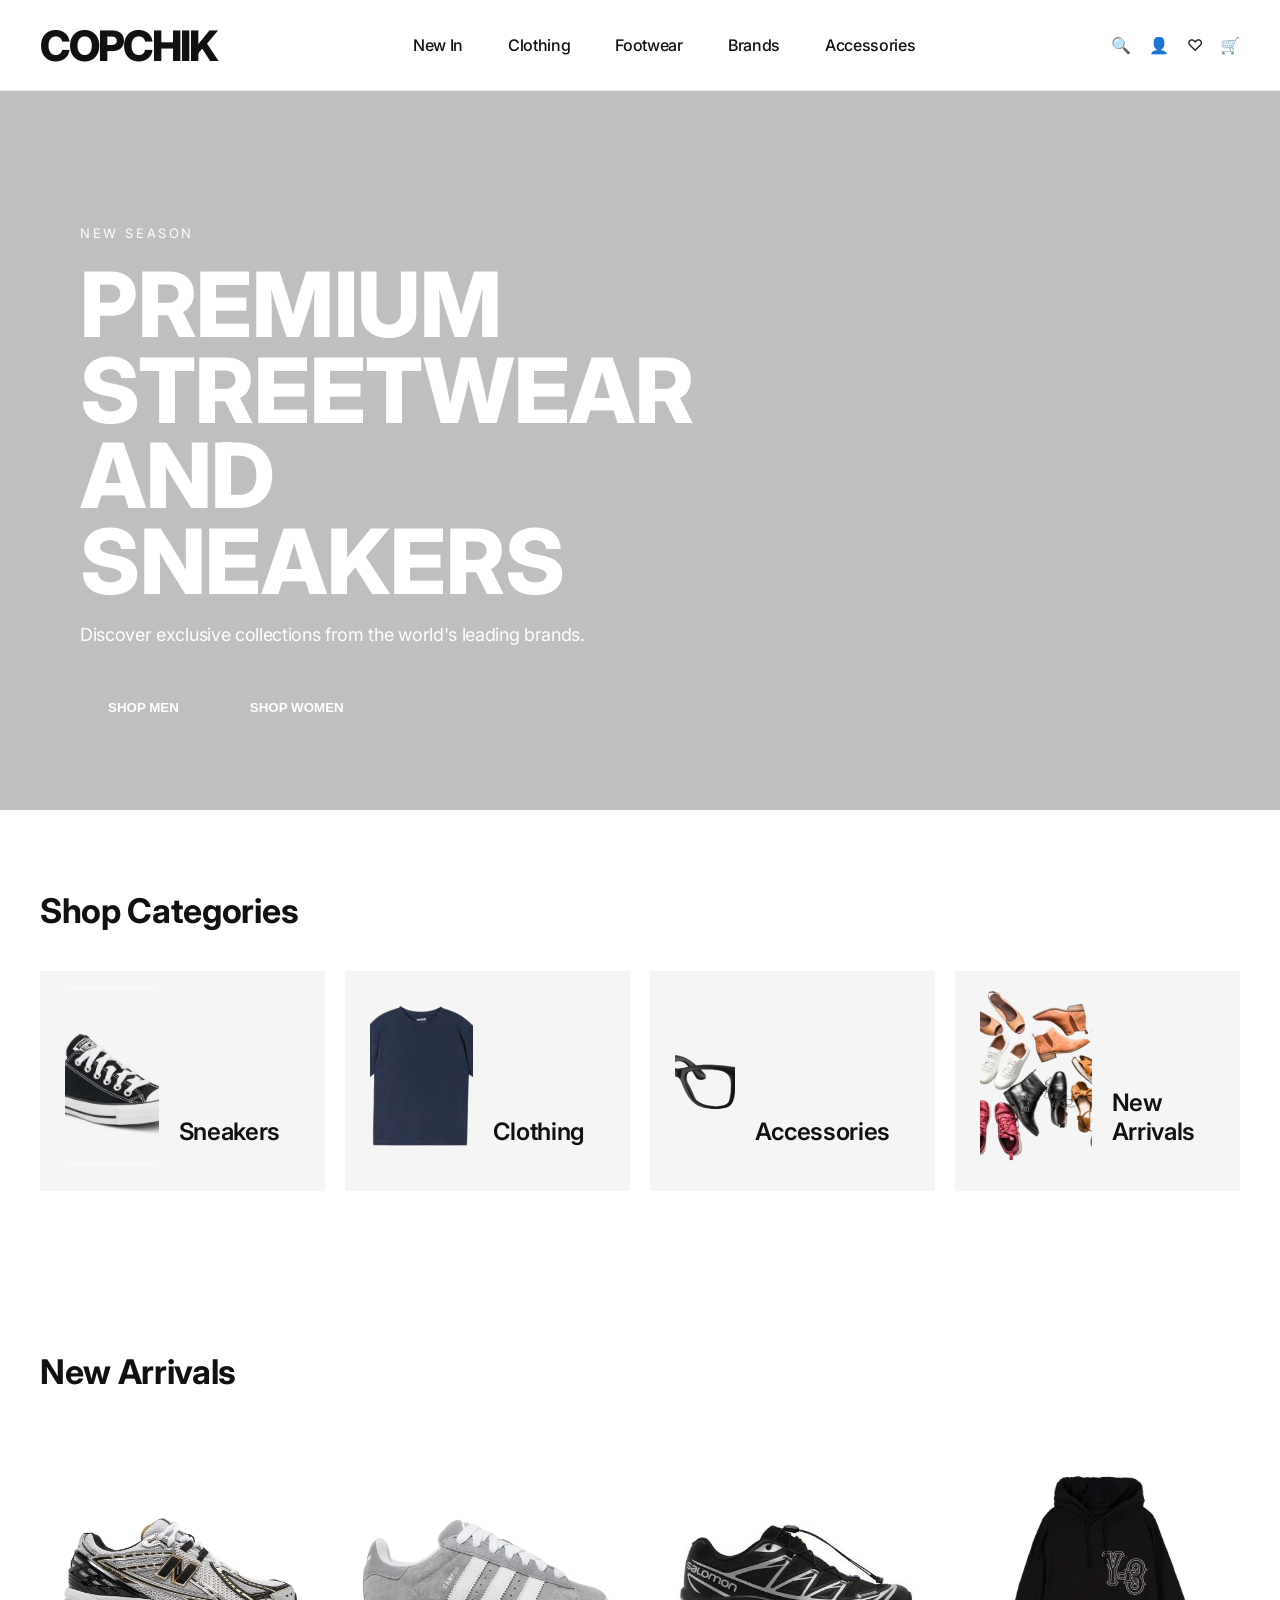
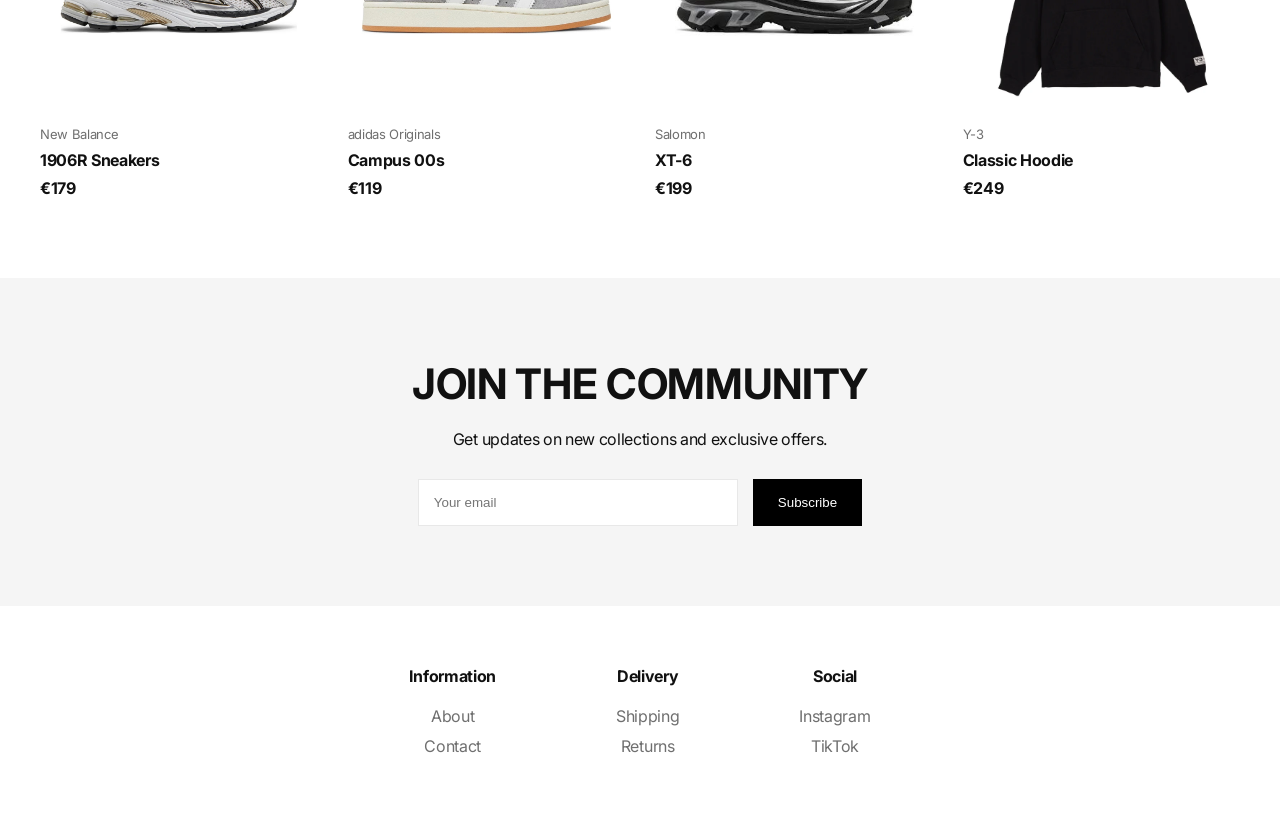
<file: index.html>
<!DOCTYPE html>
<html lang="en">
<head>
    <meta charset="UTF-8">
    <meta name="viewport" content="width=device-width, initial-scale=1.0">
    <title>COPCHIK</title>

    <link rel="stylesheet" href="style.css">

    <link rel="preconnect" href="https://fonts.googleapis.com">
    <link rel="preconnect" href="https://fonts.gstatic.com" crossorigin>
    <link href="https://fonts.googleapis.com/css2?family=Inter:wght@300;400;500;600;700;800&display=swap" rel="stylesheet">
</head>
<body>

<header class="header">
    <div class="container">
        <a href="index.html" class="logo">COPCHIK</a>

        <nav class="nav">
            <a href="/header/new-in.html">New In</a>
            <a href="/header/clothing.html">Clothing</a>
            <a href="/header/footwear.html">Footwear</a>
            <a href="/header/brands.html">Brands</a>
            <a href="/header/accessories.html">Accessories</a>
        </nav>

        <div class="icons">
            <div class="icons">
 <div class="search-container">
    <span class="search-icon">🔍</span>

    <div class="search-popup">
        <input type="text" placeholder="Search...">
    </div>
</div>
            <a href="/header/profile.html">👤</a>
            <a href="/header/wishlist.html">♡</a>
            <a href="/header/cart.html">🛒</a>
        </div>
    </div>
</header>

<section class="hero">
    <div class="hero-content">
        <span class="subtitle">NEW SEASON</span>

        <h1>PREMIUM STREETWEAR<br>AND SNEAKERS</h1>

        <p>
            Discover exclusive collections from the world's leading brands.
        </p>

        <div class="hero-buttons">
            <a href="/man.html"><button class="secondary">SHOP MEN</button></a>
            <a href="/women.html"><button class="secondary">SHOP WOMEN</button></a>
        </div>
    </div>
</section>

<section class="categories section">
    <div class="section-header">
        <h2>Shop Categories</h2>
    </div>

    <div class="category-grid">

        <div class="category-card">
            <a href="/header/footwear.html"><img src="/images/shoes.webp" alt="Sneakers"></a>
            <h3>Sneakers</h3>
        </div>

        <div class="category-card">
            <a href="/header/clothing.html"><img src="/images/clothing.png" alt="Clothing"></a>
            <h3>Clothing</h3>
        </div>

        <div class="category-card">
            <a href="/header/accessories.html"><img src="/images/rayban.png" alt="Accessories"></a>
            <h3>Accessories</h3>
        </div>

        <div class="category-card">
            <a href="/header/new-in.html"><img src="/images/new-arrivels.png" alt="New Arrivals"></a>
            <h3>New Arrivals</h3>
        </div>

    </div>
</section>

<section class="products section">
    <div class="section-header">
        <h2>New Arrivals</h2>
    </div>

    <div class="product-grid">

        <div class="product-card">
            <img src="/images/1906r.jpg" alt="Sneakers">

            <div class="product-info">
                <p class="brand">New Balance</p>
                <h3>1906R Sneakers</h3>
                <span class="price">€179</span>
            </div>
        </div>

        <div class="product-card">
            <img src="/images/campus.jpg" alt="Sneakers">

            <div class="product-info">
                <p class="brand">adidas Originals</p>
                <h3>Campus 00s</h3>
                <span class="price">€119</span>
            </div>
        </div>

        <div class="product-card">
            <img src="/images/solomon.jpeg" alt="Sneakers">

            <div class="product-info">
                <p class="brand">Salomon</p>
                <h3>XT-6</h3>
                <span class="price">€199</span>
            </div>
        </div>

        <div class="product-card">
            <img src="/images/y-3.webp" alt="Sneakers">

            <div class="product-info">
                <p class="brand">Y-3</p>
                <h3>Classic Hoodie</h3>
                <span class="price">€249</span>
            </div>
        </div>

    </div>
</section>

<section class="newsletter">
    <div class="newsletter-content">
        <h2>JOIN THE COMMUNITY</h2>

        <p>Get updates on new collections and exclusive offers.</p>

        <form>
            <input type="email" placeholder="Your email">
            <button type="submit">Subscribe</button>
        </form>
    </div>
</section>

<footer class="footer">
    <div class="footer-grid">

        <div>
            <h4>Information</h4>
            <a href="/footer/about.html">About</a>
            <a href="/footer/contact.html">Contact</a>
        </div>

        <div>
            <h4>Delivery</h4>
            <a href="/footer/shipping.html">Shipping</a>
            <a href="/footer/returns.html">Returns</a>
        </div>

        <div>
            <h4>Social</h4>
            <a href="https://www.instagram.com/ammmaax/">Instagram</a>
            <a href="https://www.tiktok.com/@ammmax1">TikTok</a>
        </div>

    </div>
</footer>

</body>
</html>
</file>
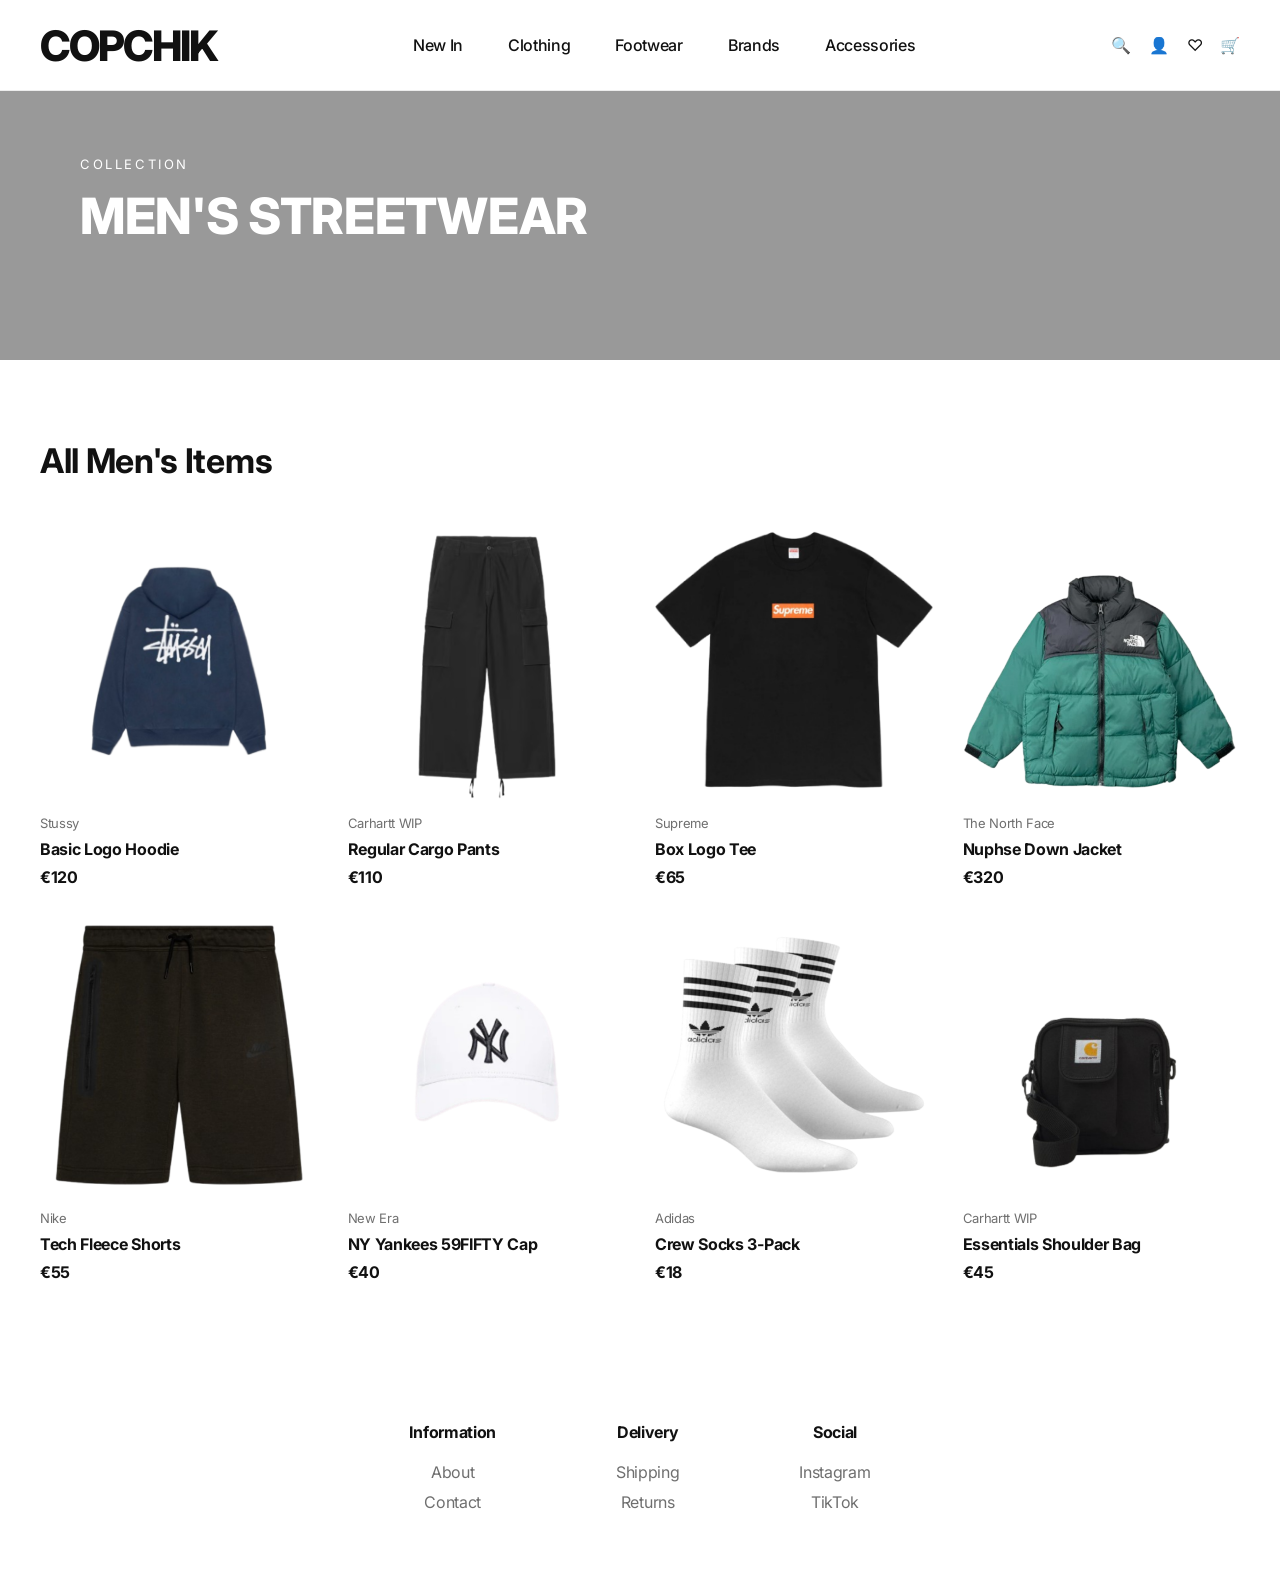
<file: man.html>
<!DOCTYPE html>
<html lang="en">
<head>
    <meta charset="UTF-8">
    <meta name="viewport" content="width=device-width, initial-scale=1.0">
    <title>COPCHIK</title>

    <link rel="stylesheet" href="style.css">

    <link rel="preconnect" href="https://fonts.googleapis.com">
    <link rel="preconnect" href="https://fonts.gstatic.com" crossorigin>
    <link href="https://fonts.googleapis.com/css2?family=Inter:wght@300;400;500;600;700;800&display=swap" rel="stylesheet">
</head>
<body>

<header class="header">
    <div class="container">
        <a href="index.html" class="logo">COPCHIK</a>

        <nav class="nav">
            <a href="/header/new-in.html">New In</a>
            <a href="/header/clothing.html">Clothing</a>
            <a href="/header/footwear.html">Footwear</a>
            <a href="/header/brands.html">Brands</a>
            <a href="/header/accessories.html">Accessories</a>
        </nav>

        <div class="icons">
            <div class="icons">
 <div class="search-container">
    <span class="search-icon">🔍</span>

    <div class="search-popup">
        <input type="text" placeholder="Search...">
    </div>
</div>
            <a href="profile.html">👤</a>
            <a href="wishlist.html">♡</a>
            <a href="cart.html">🛒</a>
        </div>
    </div>
</header>
<section class="hero" style="height: 40vh; background: linear-gradient(rgba(0,0,0,0.4), rgba(0,0,0,0.4)), url('https://images.unsplash.com/photo-1488161628813-04466f872be2?auto=format&fit=crop&w=1600&q=80') center/cover;">
  <div class="hero-content" style="padding-bottom: 20px;">
    <span class="subtitle">COLLECTION</span>
    <h1 style="font-size: 50px;">MEN'S STREETWEAR</h1>
  </div>
</section>

<section class="products section">
  <div class="section-header">
    <h2>All Men's Items</h2>
  </div>

  <div class="product-grid">

    <div class="product-card">
      <img src="/images/stussy.png" alt="Hoodie">
      <div class="product-info">
        <p class="brand">Stussy</p>
        <h3>Basic Logo Hoodie</h3>
        <span class="price">€120</span>
      </div>
    </div>

    <div class="product-card">
      <img src="/images/carhartt.png" alt="Cargo">
      <div class="product-info">
        <p class="brand">Carhartt WIP</p>
        <h3>Regular Cargo Pants</h3>
        <span class="price">€110</span>
      </div>
    </div>

    <div class="product-card">
      <img src="/images/supreme.png" alt="T-Shirt">
      <div class="product-info">
        <p class="brand">Supreme</p>
        <h3>Box Logo Tee</h3>
        <span class="price">€65</span>
      </div>
    </div>

    <div class="product-card">
      <img src="/images/thenorth.png" alt="Jacket">
      <div class="product-info">
        <p class="brand">The North Face</p>
        <h3>Nuphse Down Jacket</h3>
        <span class="price">€320</span>
      </div>
    </div>

    <div class="product-card">
      <img src="/images/shorts.png" alt="Shorts">
      <div class="product-info">
        <p class="brand">Nike</p>
        <h3>Tech Fleece Shorts</h3>
        <span class="price">€55</span>
      </div>
    </div>

    <div class="product-card">
      <img src="/images/newera.png" alt="Cap">
      <div class="product-info">
        <p class="brand">New Era</p>
        <h3>NY Yankees 59FIFTY Cap</h3>
        <span class="price">€40</span>
      </div>
    </div>

    <div class="product-card">
      <img src="/images/adidasss.png" alt="Socks">
      <div class="product-info">
        <p class="brand">Adidas</p>
        <h3>Crew Socks 3-Pack</h3>
        <span class="price">€18</span>
      </div>
    </div>

    <div class="product-card">
      <img src="/images/carharttbag.png" alt="Bag">
      <div class="product-info">
        <p class="brand">Carhartt WIP</p>
        <h3>Essentials Shoulder Bag</h3>
        <span class="price">€45</span>
      </div>
    </div>

  </div>
</section>

<footer class="footer">
  <div class="footer-grid">
    <div>
      <h4>Information</h4>
      <a href="/footer/about.html">About</a>
      <a href="/footer/contact.html">Contact</a>
    </div>
    <div>
      <h4>Delivery</h4>
      <a href="/footer/shipping.html">Shipping</a>
      <a href="/footer/returns.html">Returns</a>
    </div>
    <div>
      <h4>Social</h4>
      <a href="https://www.instagram.com/ammmaax/">Instagram</a>
      <a href="https://www.tiktok.com/@ammmaax">TikTok</a>
    </div>
  </div>
</footer>

</body>
</html>
</file>
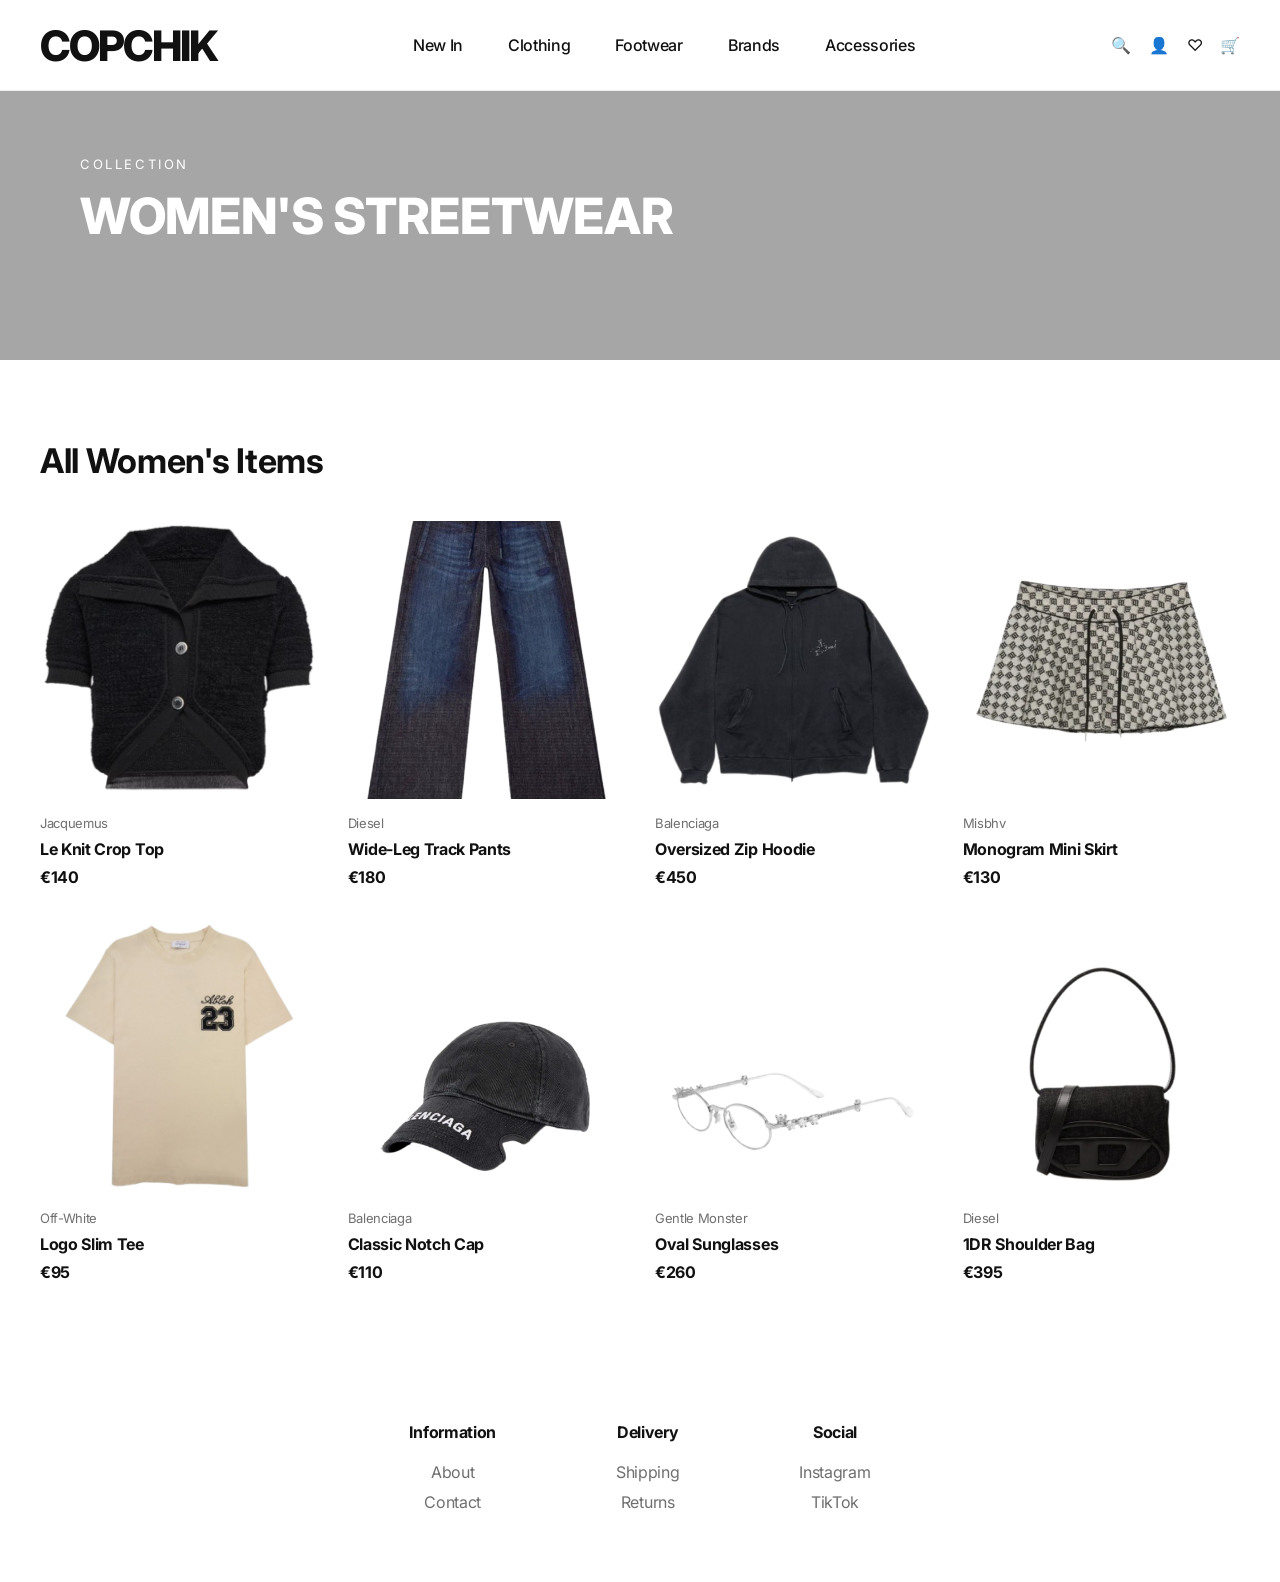
<file: women.html>
<!DOCTYPE html>
<html lang="en">
<head>
    <meta charset="UTF-8">
    <meta name="viewport" content="width=device-width, initial-scale=1.0">
    <title>COPCHIK</title>

    <link rel="stylesheet" href="style.css">

    <link rel="preconnect" href="https://fonts.googleapis.com">
    <link rel="preconnect" href="https://fonts.gstatic.com" crossorigin>
    <link href="https://fonts.googleapis.com/css2?family=Inter:wght@300;400;500;600;700;800&display=swap" rel="stylesheet">
</head>
<body>

<header class="header">
    <div class="container">
        <a href="index.html" class="logo">COPCHIK</a>

        <nav class="nav">
            <a href="/header/new-in.html">New In</a>
            <a href="/header/clothing.html">Clothing</a>
            <a href="/header/footwear.html">Footwear</a>
            <a href="/header/brands.html">Brands</a>
            <a href="/header/accessories.html">Accessories</a>
        </nav>
        
        <div class="icons">
            <div class="icons">
 <div class="search-container">
    <span class="search-icon">🔍</span>

    <div class="search-popup">
        <input type="text" placeholder="Search...">
    </div>
</div>
            <a href="profile.html">👤</a>
            <a href="wishlist.html">♡</a>
            <a href="cart.html">🛒</a>
        </div>
    </div>
</header>

<section class="hero" style="height: 40vh; background: linear-gradient(rgba(0,0,0,0.35), rgba(0,0,0,0.35)), url('https://images.unsplash.com/photo-1515886657613-9f3515b0c78f?auto=format&fit=crop&w=1600&q=80') center/cover;">
  <div class="hero-content" style="padding-bottom: 20px;">
    <span class="subtitle">COLLECTION</span>
    <h1 style="font-size: 50px;">WOMEN'S STREETWEAR</h1>
  </div>
</section>

<section class="products section">
  <div class="section-header">
    <h2>All Women's Items</h2>
  </div>

  <div class="product-grid">

    <div class="product-card">
      <img src="/images/croptop.png" alt="Crop Top">
      <div class="product-info">
        <p class="brand">Jacquemus</p>
        <h3>Le Knit Crop Top</h3>
        <span class="price">€140</span>
      </div>
    </div>

    <div class="product-card">
      <img src="/images/diesel.png" alt="Pants">
      <div class="product-info">
        <p class="brand">Diesel</p>
        <h3>Wide-Leg Track Pants</h3>
        <span class="price">€180</span>
      </div>
    </div>

    <div class="product-card">
      <img src="/images/balenciaga.png" alt="Hoodie">
      <div class="product-info">
        <p class="brand">Balenciaga</p>
        <h3>Oversized Zip Hoodie</h3>
        <span class="price">€450</span>
      </div>
    </div>

    <div class="product-card">
      <img src="/images/skirt.png" alt="Skirt">
      <div class="product-info">
        <p class="brand">Misbhv</p>
        <h3>Monogram Mini Skirt</h3>
        <span class="price">€130</span>
      </div>
    </div>

    <div class="product-card">
      <img src="/images/off-white.png" alt="T-Shirt">
      <div class="product-info">
        <p class="brand">Off-White</p>
        <h3>Logo Slim Tee</h3>
        <span class="price">€95</span>
      </div>
    </div>

    <div class="product-card">
      <img src="/images/balencigap.png" alt="Cap">
      <div class="product-info">
        <p class="brand">Balenciaga</p>
        <h3>Classic Notch Cap</h3>
        <span class="price">€110</span>
      </div>
    </div>

    <div class="product-card">
      <img src="/images/sunglasses.png" alt="Glasses">
      <div class="product-info">
        <p class="brand">Gentle Monster</p>
        <h3>Oval Sunglasses</h3>
        <span class="price">€260</span>
      </div>
    </div>

    <div class="product-card">
      <img src="/images/bagd.png" alt="Bag">
      <div class="product-info">
        <p class="brand">Diesel</p>
        <h3>1DR Shoulder Bag</h3>
        <span class="price">€395</span>
      </div>
    </div>

  </div>
</section>

<footer class="footer">
  <div class="footer-grid">
    <div>
      <h4>Information</h4>
      <a href="/footer/about.html">About</a>
      <a href="/footer/contact.html">Contact</a>
    </div>
    <div>
      <h4>Delivery</h4>
      <a href="/footer/shipping.html">Shipping</a>
      <a href="/footer/returns.html">Returns</a>
    </div>
    <div>
      <h4>Social</h4>
      <a href="https://www.instagram.com/ammmaax/">Instagram</a>
      <a href="https://www.tiktok.com/@ammmaax">TikTok</a>
    </div>
  </div>
</footer>

</body>
</html>
</file>
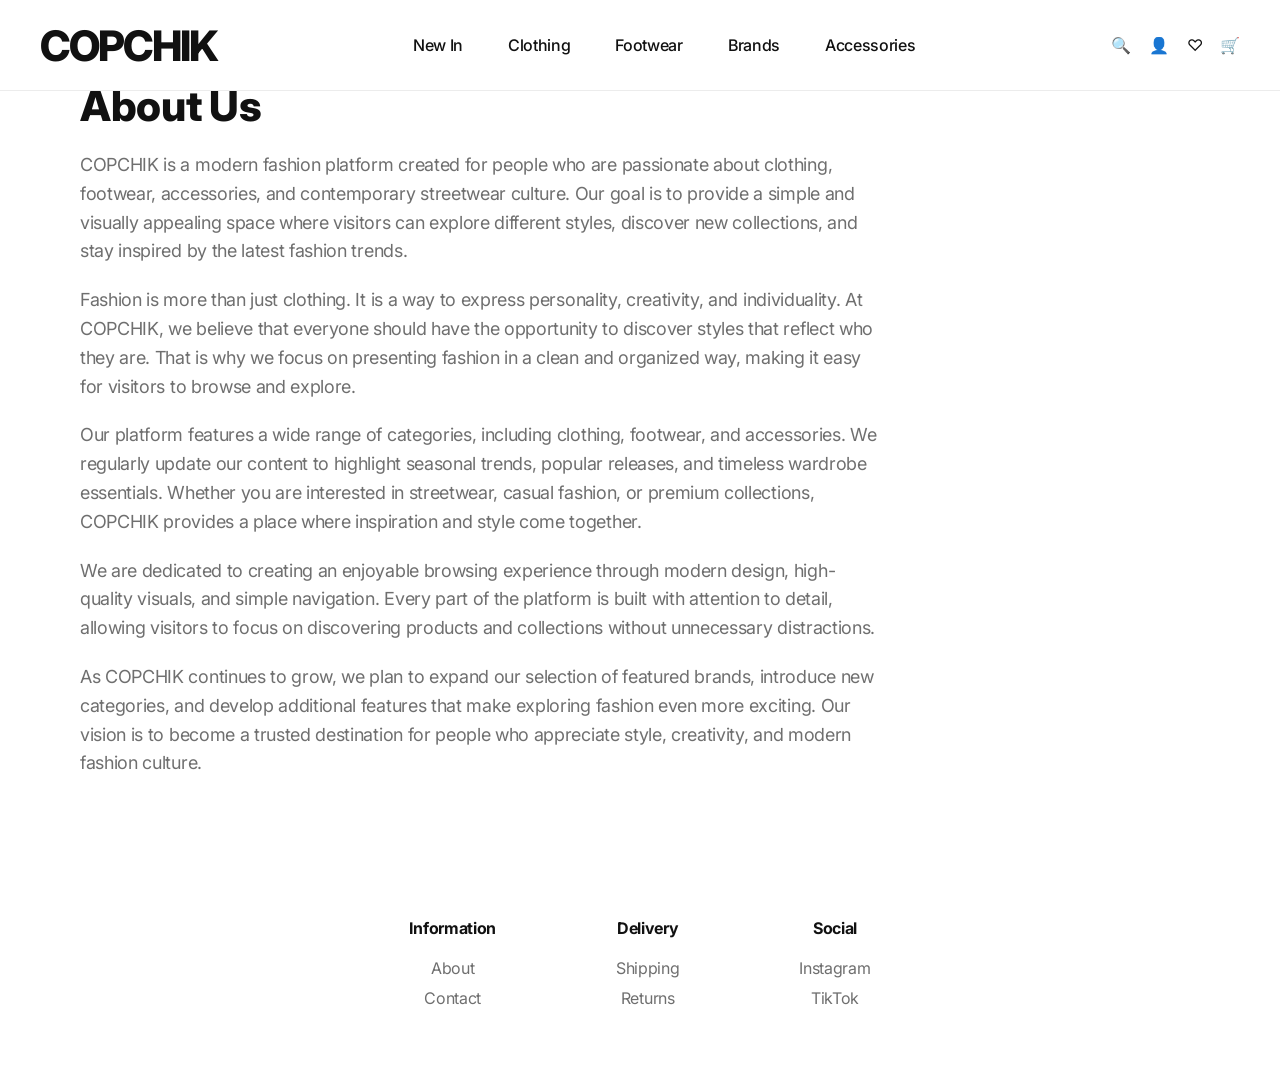
<file: footer/about.html>
<!DOCTYPE html>
<html lang="en">
<head>
    <meta charset="UTF-8">
    <meta name="viewport" content="width=device-width, initial-scale=1.0">
    <title>COPCHIK</title>

    <link rel="stylesheet" href="../style.css">

    <link rel="preconnect" href="https://fonts.googleapis.com">
    <link rel="preconnect" href="https://fonts.gstatic.com" crossorigin>
    <link href="https://fonts.googleapis.com/css2?family=Inter:wght@300;400;500;600;700;800&display=swap" rel="stylesheet">
</head>
<body>

<header class="header">
    <div class="container">
        <a href="../index.html" class="logo">COPCHIK</a>

        <nav class="nav">
            <a href="/header/new-in.html">New In</a>
            <a href="/header/clothing.html">Clothing</a>
            <a href="/header/footwear.html">Footwear</a>
            <a href="/header/brands.html">Brands</a>
            <a href="/header/accessories.html">Accessories</a>
        </nav>

        <div class="icons">
            <div class="icons">
 <div class="search-container">
    <span class="search-icon">🔍</span>

    <div class="search-popup">
        <input type="text" placeholder="Search...">
    </div>
</div>
            <a href="profile.html">👤</a>
            <a href="wishlist.html">♡</a>
            <a href="cart.html">🛒</a>
        </div>
    </div>
</header>
<section class="section">
    <div class="container">

        <h1 style="font-size: 42px; font-weight: 800; margin-bottom: 20px;">
            About Us
        </h1>

        <p style="font-size: 18px; color: #6f6f6f; line-height: 1.6; max-width: 800px;">
COPCHIK is a modern fashion platform created for people who are passionate about clothing, footwear, accessories, and contemporary streetwear culture. Our goal is to provide a simple and visually appealing space where visitors can explore different styles, discover new collections, and stay inspired by the latest fashion trends.
        </p>

        <p style="font-size: 18px; color: #6f6f6f; line-height: 1.6; max-width: 800px; margin-top: 20px;">
Fashion is more than just clothing. It is a way to express personality, creativity, and individuality. At COPCHIK, we believe that everyone should have the opportunity to discover styles that reflect who they are. That is why we focus on presenting fashion in a clean and organized way, making it easy for visitors to browse and explore.        </p>

 <p style="font-size: 18px; color: #6f6f6f; line-height: 1.6; max-width: 800px; margin-top: 20px;">
Our platform features a wide range of categories, including clothing, footwear, and accessories. We regularly update our content to highlight seasonal trends, popular releases, and timeless wardrobe essentials. Whether you are interested in streetwear, casual fashion, or premium collections, COPCHIK provides a place where inspiration and style come together. <p style="font-size: 18px; color: #6f6f6f; line-height: 1.6; max-width: 800px; margin-top: 20px;">
We are dedicated to creating an enjoyable browsing experience through modern design, high-quality visuals, and simple navigation. Every part of the platform is built with attention to detail, allowing visitors to focus on discovering products and collections without unnecessary distractions. <p style="font-size: 18px; color: #6f6f6f; line-height: 1.6; max-width: 800px; margin-top: 20px;">
As COPCHIK continues to grow, we plan to expand our selection of featured brands, introduce new categories, and develop additional features that make exploring fashion even more exciting. Our vision is to become a trusted destination for people who appreciate style, creativity, and modern fashion culture.
    </div>
</section>
<footer class="footer">
    <div class="footer-grid">

        <div>
            <h4>Information</h4>
            <a href="/footer/about.html">About</a>
            <a href="/footer/contact.html">Contact</a>
        </div>

        <div>
            <h4>Delivery</h4>
            <a href="/footer/shipping.html">Shipping</a>
            <a href="/footer/returns.html">Returns</a>
        </div>

        <div>
            <h4>Social</h4>
            <a href="https://www.instagram.com/ammmaax/">Instagram</a>
            <a href="https://www.tiktok.com/@ammmax1">TikTok</a>
        </div>

    </div>
</footer>
</body>
</html>
</file>
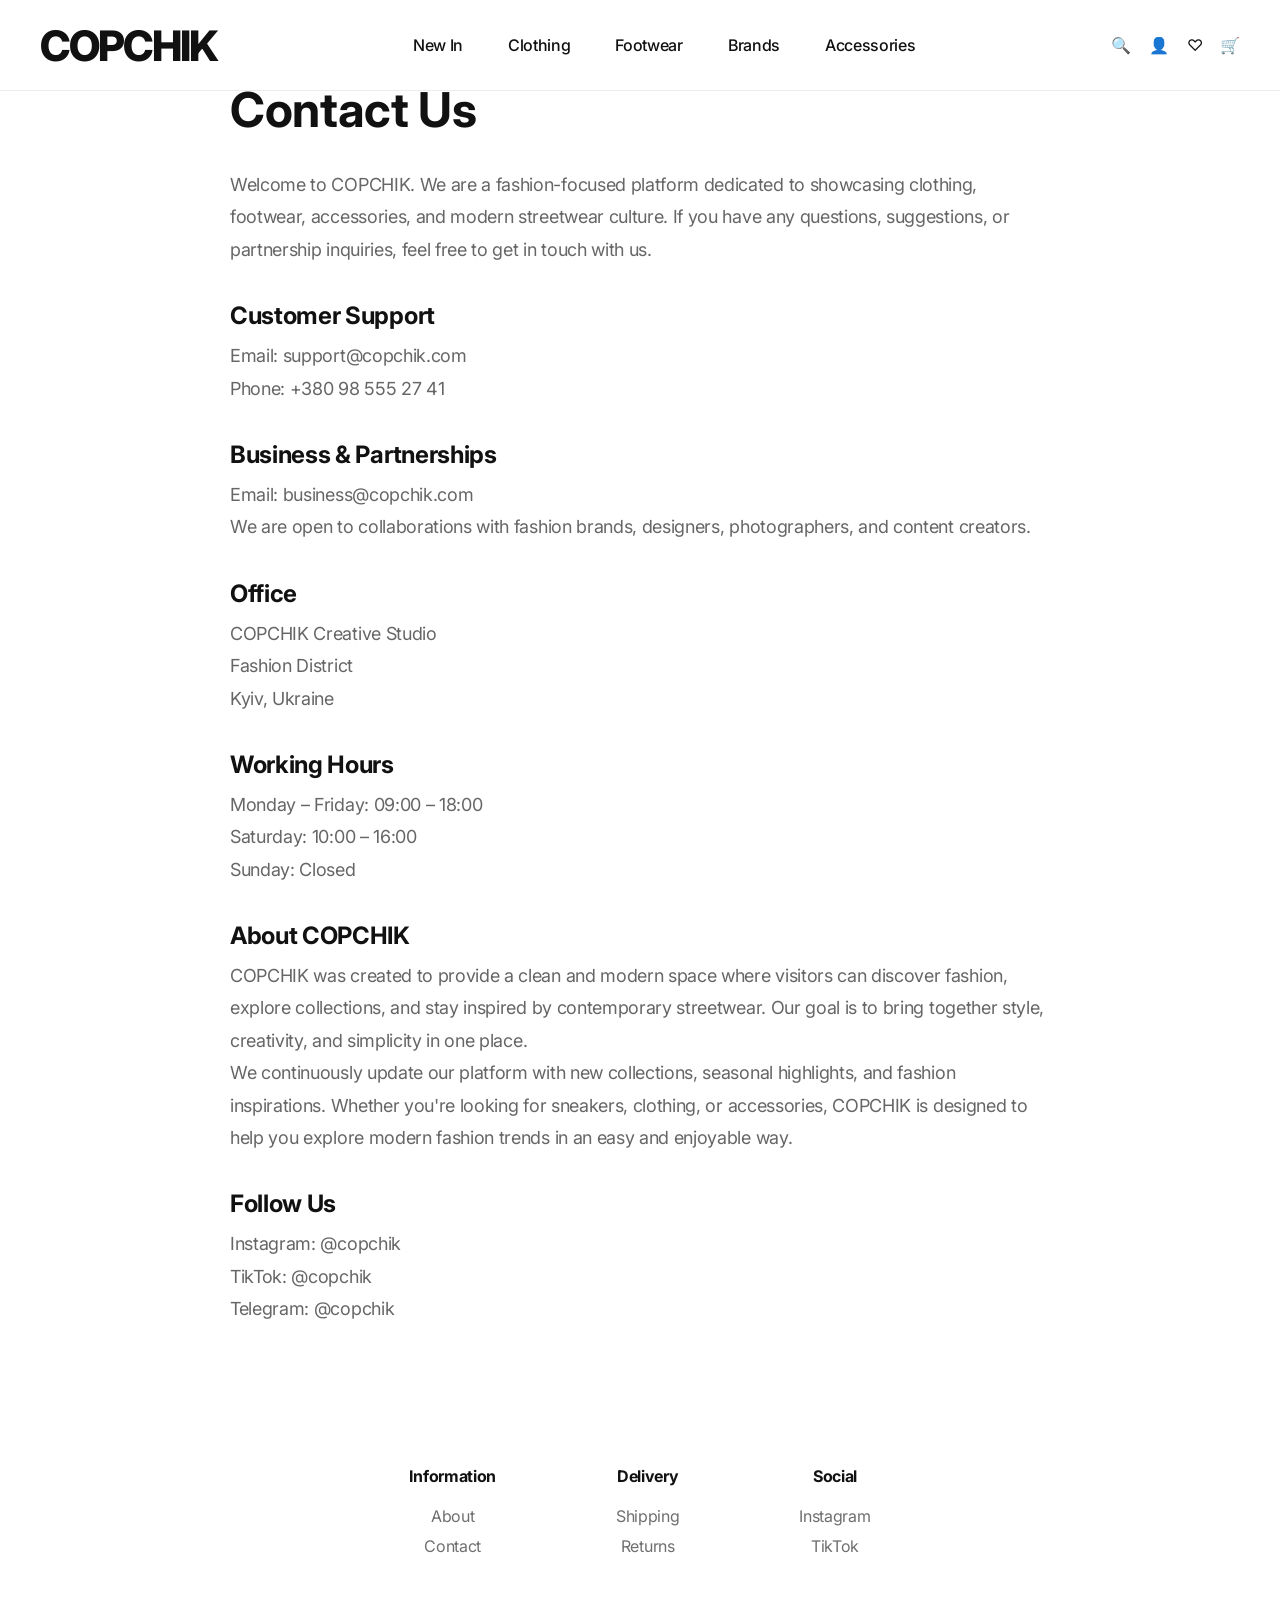
<file: footer/contact.html>
<!DOCTYPE html>
<html lang="en">
<head>
    <meta charset="UTF-8">
    <meta name="viewport" content="width=device-width, initial-scale=1.0">
    <title>COPCHIK</title>

    <link rel="stylesheet" href="../style.css">

    <link rel="preconnect" href="https://fonts.googleapis.com">
    <link rel="preconnect" href="https://fonts.gstatic.com" crossorigin>
    <link href="https://fonts.googleapis.com/css2?family=Inter:wght@300;400;500;600;700;800&display=swap" rel="stylesheet">
</head>
<body>

<header class="header">
    <div class="container">
        <a href="../index.html" class="logo">COPCHIK</a>

        <nav class="nav">
            <a href="/header/new-in.html">New In</a>
            <a href="/header/clothing.html">Clothing</a>
            <a href="/header/footwear.html">Footwear</a>
            <a href="/header/brands.html">Brands</a>
            <a href="/header/accessories.html">Accessories</a>
        </nav>

        <div class="icons">
            <div class="icons">
 <div class="search-container">
    <span class="search-icon">🔍</span>

    <div class="search-popup">
        <input type="text" placeholder="Search...">
    </div>
</div>
            <a href="profile.html">👤</a>
            <a href="wishlist.html">♡</a>
            <a href="cart.html">🛒</a>
        </div>
    </div>
</header>

<section class="section">
    <div class="container contact-content">

        <h1>Contact Us</h1>

        <p>
            Welcome to COPCHIK. We are a fashion-focused platform dedicated to showcasing clothing, footwear, accessories, and modern streetwear culture. If you have any questions, suggestions, or partnership inquiries, feel free to get in touch with us.
        </p>

        <h2>Customer Support</h2>

        <p>
            Email: support@copchik.com<br>
            Phone: +380 98 555 27 41
        </p>

        <h2>Business & Partnerships</h2>

        <p>
            Email: business@copchik.com<br>
            We are open to collaborations with fashion brands, designers, photographers, and content creators.
        </p>

        <h2>Office</h2>

        <p>
            COPCHIK Creative Studio<br>
            Fashion District<br>
            Kyiv, Ukraine
        </p>

        <h2>Working Hours</h2>

        <p>
            Monday – Friday: 09:00 – 18:00<br>
            Saturday: 10:00 – 16:00<br>
            Sunday: Closed
        </p>

        <h2>About COPCHIK</h2>

        <p>
            COPCHIK was created to provide a clean and modern space where visitors can discover fashion, explore collections, and stay inspired by contemporary streetwear. Our goal is to bring together style, creativity, and simplicity in one place.
        </p>

        <p>
            We continuously update our platform with new collections, seasonal highlights, and fashion inspirations. Whether you're looking for sneakers, clothing, or accessories, COPCHIK is designed to help you explore modern fashion trends in an easy and enjoyable way.
        </p>

        <h2>Follow Us</h2>

        <p>
            Instagram: @copchik<br>
            TikTok: @copchik<br>
            Telegram: @copchik
        </p>

    </div>
</section>
<footer class="footer">
    <div class="footer-grid">

        <div>
            <h4>Information</h4>
            <a href="/footer/about.html">About</a>
            <a href="/footer/contact.html">Contact</a>
        </div>

        <div>
            <h4>Delivery</h4>
            <a href="/footer/shipping.html">Shipping</a>
            <a href="/footer/returns.html">Returns</a>
        </div>

        <div>
            <h4>Social</h4>
            <a href="https://www.instagram.com/ammmaax/">Instagram</a>
            <a href="https://www.tiktok.com/@ammmax1">TikTok</a>
        </div>

    </div>
</footer>
</body>
</html>
</file>
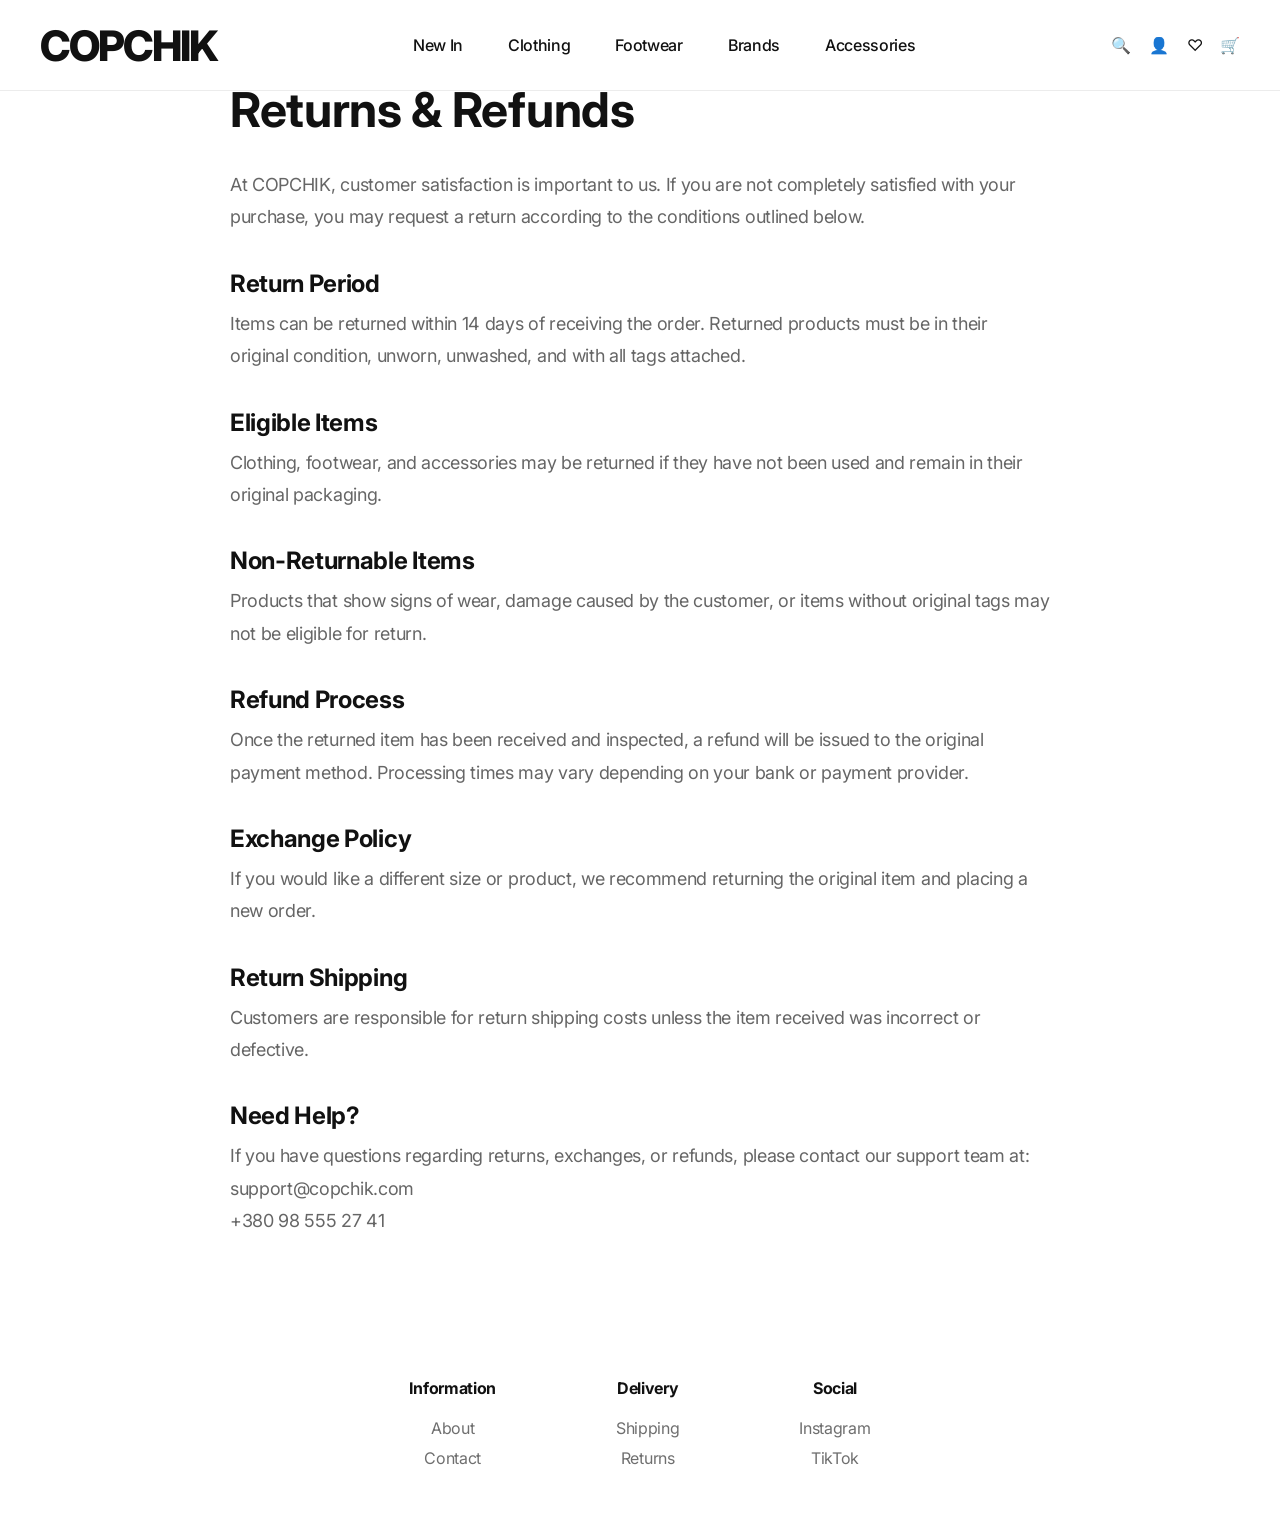
<file: footer/returns.html>
<!DOCTYPE html>
<html lang="en">
<head>
    <meta charset="UTF-8">
    <meta name="viewport" content="width=device-width, initial-scale=1.0">
    <title>COPCHIK</title>

    <link rel="stylesheet" href="../style.css">

    <link rel="preconnect" href="https://fonts.googleapis.com">
    <link rel="preconnect" href="https://fonts.gstatic.com" crossorigin>
    <link href="https://fonts.googleapis.com/css2?family=Inter:wght@300;400;500;600;700;800&display=swap" rel="stylesheet">
</head>
<body>

<header class="header">
    <div class="container">
        <a href="../index.html" class="logo">COPCHIK</a>

        <nav class="nav">
            <a href="/header/new-in.html">New In</a>
            <a href="/header/clothing.html">Clothing</a>
            <a href="/header/footwear.html">Footwear</a>
            <a href="/header/brands.html">Brands</a>
            <a href="/header/accessories.html">Accessories</a>
        </nav>

        <div class="icons">
            <div class="icons">
 <div class="search-container">
    <span class="search-icon">🔍</span>

    <div class="search-popup">
        <input type="text" placeholder="Search...">
    </div>
</div>
            <a href="profile.html">👤</a>
            <a href="wishlist.html">♡</a>
            <a href="cart.html">🛒</a>
        </div>
    </div>
</header>
<section class="section">
    <div class="container contact-content">

        <h1>Returns & Refunds</h1>

        <p>
            At COPCHIK, customer satisfaction is important to us. If you are not completely satisfied with your purchase, you may request a return according to the conditions outlined below.
        </p>

        <h2>Return Period</h2>

        <p>
            Items can be returned within 14 days of receiving the order. Returned products must be in their original condition, unworn, unwashed, and with all tags attached.
        </p>

        <h2>Eligible Items</h2>

        <p>
            Clothing, footwear, and accessories may be returned if they have not been used and remain in their original packaging.
        </p>

        <h2>Non-Returnable Items</h2>

        <p>
            Products that show signs of wear, damage caused by the customer, or items without original tags may not be eligible for return.
        </p>

        <h2>Refund Process</h2>

        <p>
            Once the returned item has been received and inspected, a refund will be issued to the original payment method. Processing times may vary depending on your bank or payment provider.
        </p>

        <h2>Exchange Policy</h2>

        <p>
            If you would like a different size or product, we recommend returning the original item and placing a new order.
        </p>

        <h2>Return Shipping</h2>

        <p>
            Customers are responsible for return shipping costs unless the item received was incorrect or defective.
        </p>

        <h2>Need Help?</h2>

        <p>
            If you have questions regarding returns, exchanges, or refunds, please contact our support team at:
        </p>

        <p>
            support@copchik.com<br>
            +380 98 555 27 41
        </p>

    </div>
</section>
<footer class="footer">
    <div class="footer-grid">

        <div>
            <h4>Information</h4>
            <a href="/footer/about.html">About</a>
            <a href="/footer/contact.html">Contact</a>
        </div>

        <div>
            <h4>Delivery</h4>
            <a href="/footer/shipping.html">Shipping</a>
            <a href="/footer/returns.html">Returns</a>
        </div>

        <div>
            <h4>Social</h4>
            <a href="https://www.instagram.com/ammmaax/">Instagram</a>
            <a href="https://www.tiktok.com/@ammmax1">TikTok</a>
        </div>

    </div>
</footer>
</body>
</html>
</file>
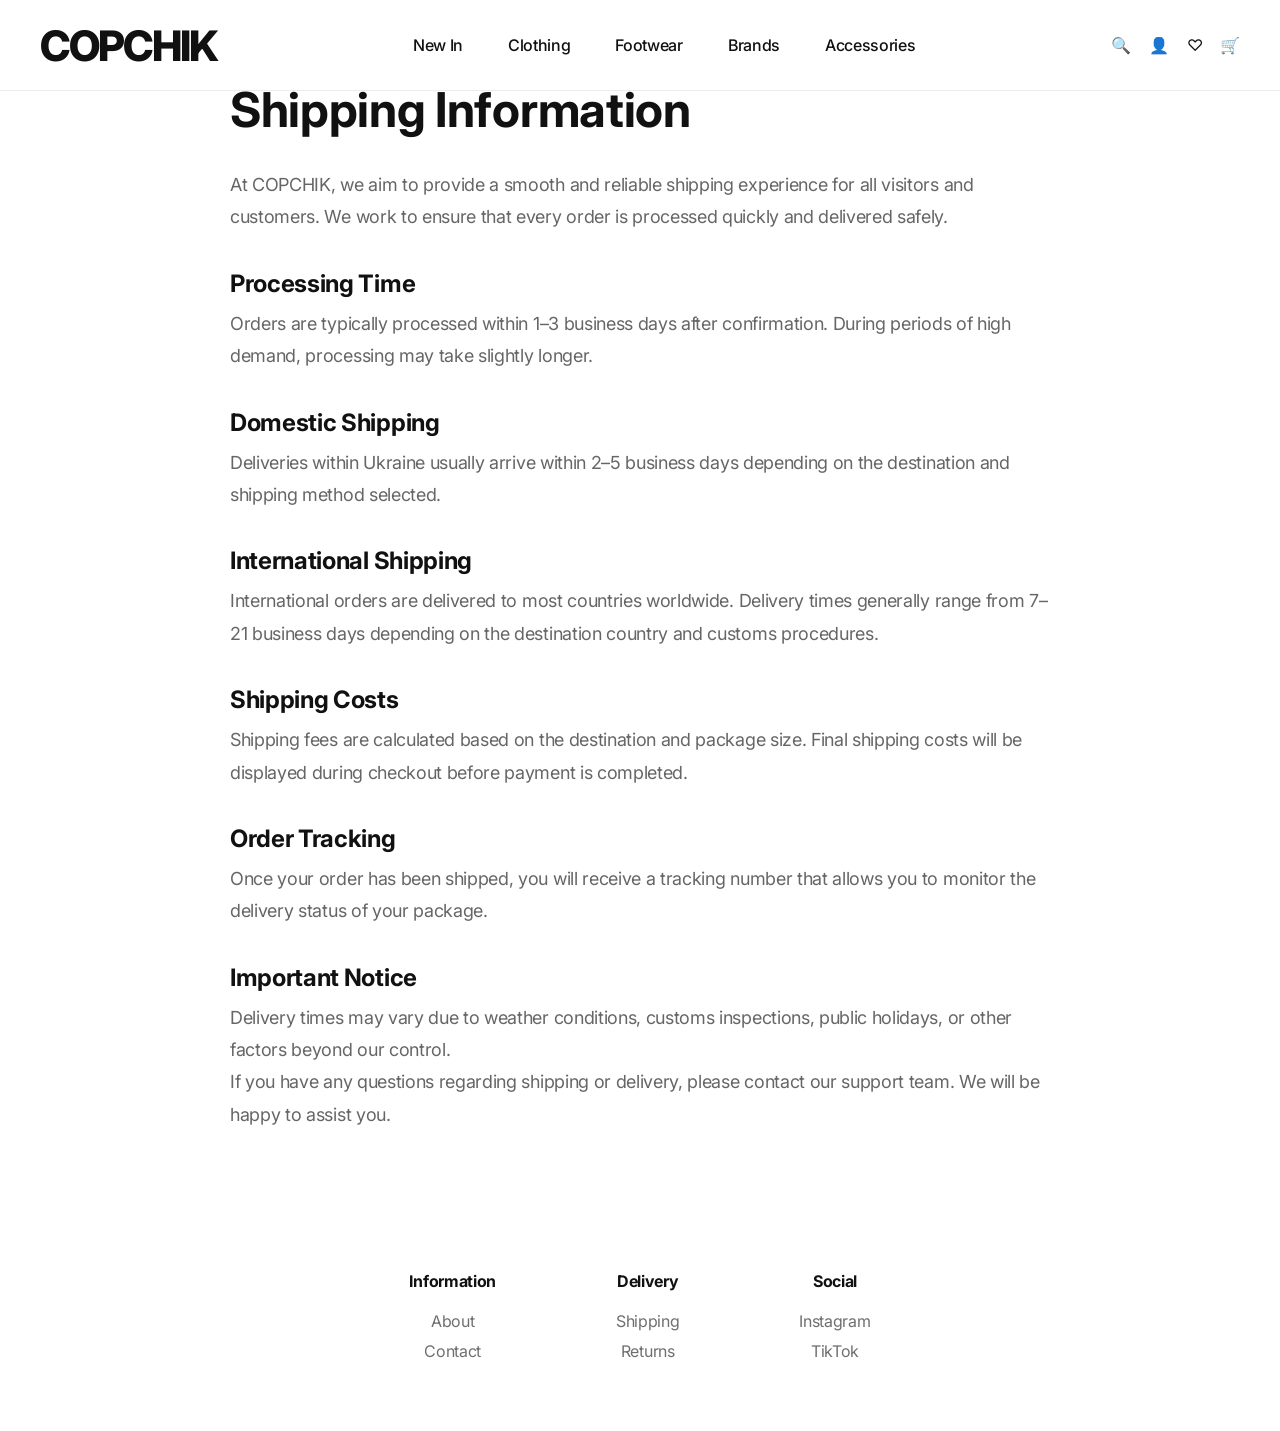
<file: footer/shipping.html>
<!DOCTYPE html>
<html lang="en">
<head>
    <meta charset="UTF-8">
    <meta name="viewport" content="width=device-width, initial-scale=1.0">
    <title>COPCHIK</title>

    <link rel="stylesheet" href="../style.css">

    <link rel="preconnect" href="https://fonts.googleapis.com">
    <link rel="preconnect" href="https://fonts.gstatic.com" crossorigin>
    <link href="https://fonts.googleapis.com/css2?family=Inter:wght@300;400;500;600;700;800&display=swap" rel="stylesheet">
</head>
<body>

<header class="header">
    <div class="container">
        <a href="../index.html" class="logo">COPCHIK</a>

        <nav class="nav">
            <a href="/header/new-in.html">New In</a>
            <a href="/header/clothing.html">Clothing</a>
            <a href="/header/footwear.html">Footwear</a>
            <a href="/header/brands.html">Brands</a>
            <a href="/header/accessories.html">Accessories</a>
        </nav>

        <div class="icons">
            <div class="icons">
 <div class="search-container">
    <span class="search-icon">🔍</span>

    <div class="search-popup">
        <input type="text" placeholder="Search...">
    </div>
</div>
            <a href="profile.html">👤</a>
            <a href="wishlist.html">♡</a>
            <a href="cart.html">🛒</a>
        </div>
    </div>
</header>
<section class="section">
    <div class="container contact-content">

        <h1>Shipping Information</h1>

        <p>
            At COPCHIK, we aim to provide a smooth and reliable shipping experience for all visitors and customers. We work to ensure that every order is processed quickly and delivered safely.
        </p>

        <h2>Processing Time</h2>

        <p>
            Orders are typically processed within 1–3 business days after confirmation. During periods of high demand, processing may take slightly longer.
        </p>

        <h2>Domestic Shipping</h2>

        <p>
            Deliveries within Ukraine usually arrive within 2–5 business days depending on the destination and shipping method selected.
        </p>

        <h2>International Shipping</h2>

        <p>
            International orders are delivered to most countries worldwide. Delivery times generally range from 7–21 business days depending on the destination country and customs procedures.
        </p>

        <h2>Shipping Costs</h2>

        <p>
            Shipping fees are calculated based on the destination and package size. Final shipping costs will be displayed during checkout before payment is completed.
        </p>

        <h2>Order Tracking</h2>

        <p>
            Once your order has been shipped, you will receive a tracking number that allows you to monitor the delivery status of your package.
        </p>

        <h2>Important Notice</h2>

        <p>
            Delivery times may vary due to weather conditions, customs inspections, public holidays, or other factors beyond our control.
        </p>

        <p>
            If you have any questions regarding shipping or delivery, please contact our support team. We will be happy to assist you.
        </p>

    </div>
</section>
<footer class="footer">
    <div class="footer-grid">

        <div>
            <h4>Information</h4>
            <a href="/footer/about.html">About</a>
            <a href="/footer/contact.html">Contact</a>
        </div>

        <div>
            <h4>Delivery</h4>
            <a href="/footer/shipping.html">Shipping</a>
            <a href="/footer/returns.html">Returns</a>
        </div>

        <div>
            <h4>Social</h4>
            <a href="https://www.instagram.com/ammmaax/">Instagram</a>
            <a href="https://www.tiktok.com/@ammmax1">TikTok</a>
        </div>          

    </div>
</footer>
</body>         
</html>
</file>
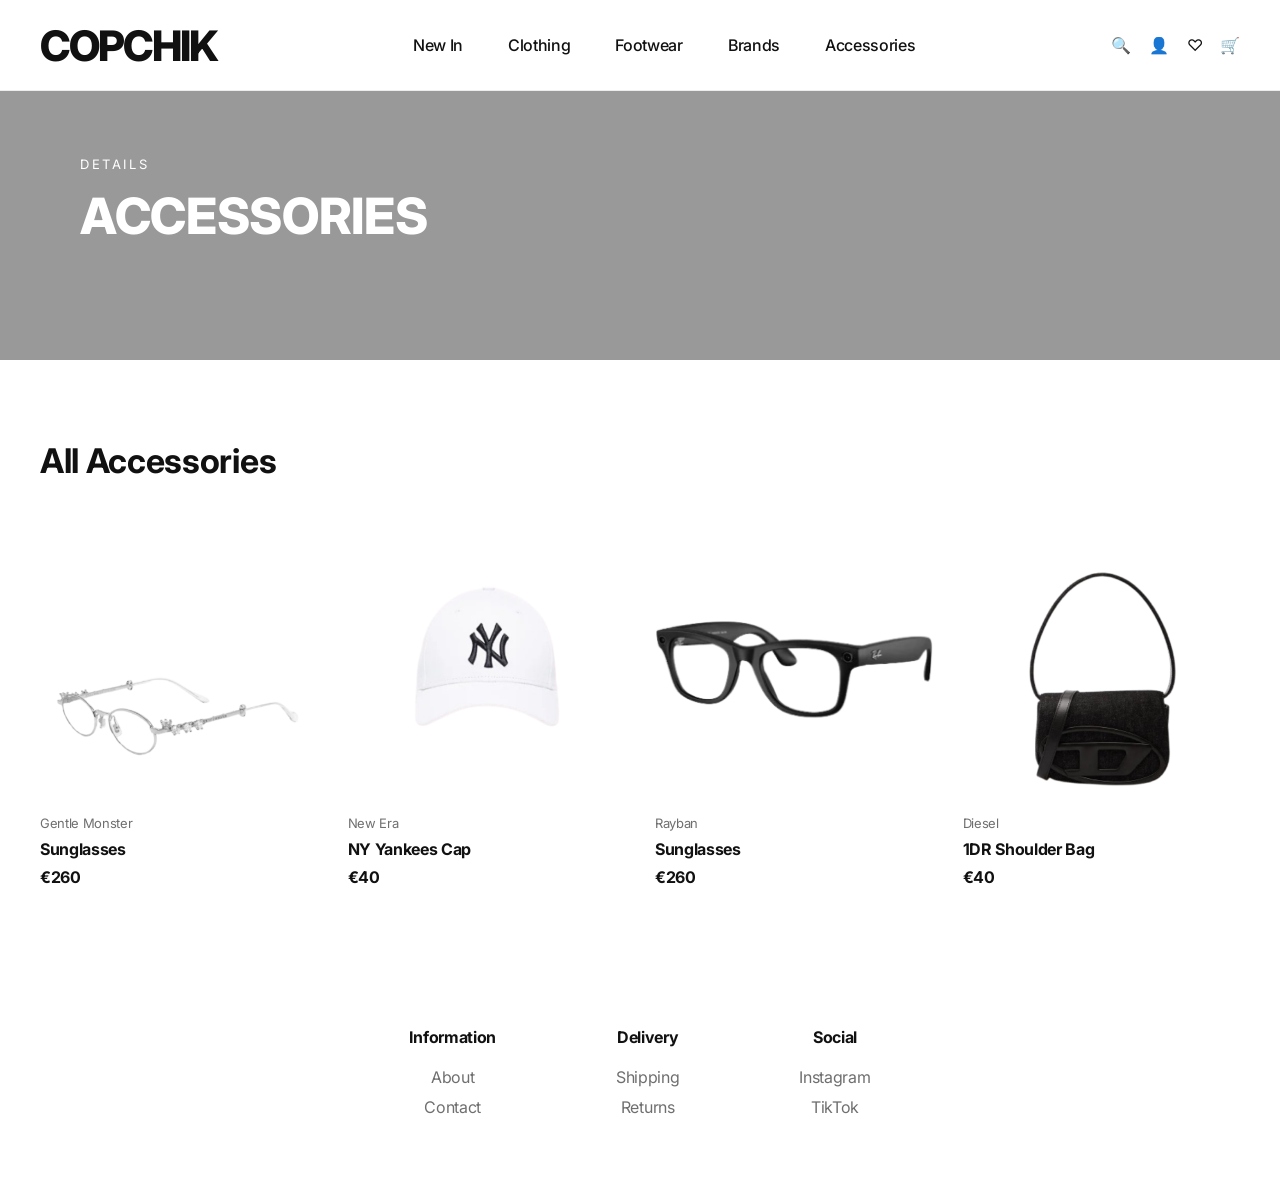
<file: header/accessories.html>
<!DOCTYPE html>
<html lang="en">
<head>
    <meta charset="UTF-8">
    <meta name="viewport" content="width=device-width, initial-scale=1.0">
    <title>COPCHIK</title>

    <link rel="stylesheet" href="../style.css">

    <link rel="preconnect" href="https://fonts.googleapis.com">
    <link rel="preconnect" href="https://fonts.gstatic.com" crossorigin>
    <link href="https://fonts.googleapis.com/css2?family=Inter:wght@300;400;500;600;700;800&display=swap" rel="stylesheet">
</head>
<body>

<header class="header">
    <div class="container">
        <a href="../index.html" class="logo">COPCHIK</a>

        <nav class="nav">
            <a href="/header/new-in.html">New In</a>
            <a href="/header/clothing.html">Clothing</a>
            <a href="/header/footwear.html">Footwear</a>
            <a href="/header/brands.html">Brands</a>
            <a href="/header/accessories.html">Accessories</a>
        </nav>

        <div class="icons">
            <div class="icons">
 <div class="search-container">
    <span class="search-icon">🔍</span>

    <div class="search-popup">
        <input type="text" placeholder="Search...">
    </div>
</div>
            <a href="profile.html">👤</a>
            <a href="wishlist.html">♡</a>
            <a href="cart.html">🛒</a>
        </div>
    </div>
</header>

<section class="hero" style="height: 40vh; background: linear-gradient(rgba(0,0,0,0.4), rgba(0,0,0,0.4)), url('https://images.unsplash.com/photo-1509319117193-57bab727e09d?auto=format&fit=crop&w=1600&q=80') center/cover;">
  <div class="hero-content" style="padding-bottom: 20px;">
    <span class="subtitle">DETAILS</span>
    <h1 style="font-size: 50px;">ACCESSORIES</h1>
  </div>
</section>

<section class="products section">
  <div class="section-header"><h2>All Accessories</h2></div>
  <div class="product-grid">
    <div class="product-card">
      <img src="/images/sunglasses.png" alt="Accessory 1">
      <div class="product-info"><p class="brand">Gentle Monster</p><h3>Sunglasses</h3><span class="price">€260</span></div>
    </div>
    <div class="product-card">
      <img src="/images/newera.png" alt="Accessory 2">
      <div class="product-info"><p class="brand">New Era</p><h3>NY Yankees Cap</h3><span class="price">€40</span></div>
    </div>
     <div class="product-card">
      <img src="/images/rayban.png" alt="Accessory 1">
      <div class="product-info"><p class="brand">Rayban</p><h3>Sunglasses</h3><span class="price">€260</span></div>
    </div>
    <div class="product-card">
      <img src="/images/bagd.png" alt="Accessory 2">
      <div class="product-info"><p class="brand">Diesel</p><h3>1DR Shoulder Bag</h3><span class="price">€40</span></div>
    </div>
  </div>
  
</section>
<footer class="footer">
    <div class="footer-grid">

        <div>
            <h4>Information</h4>
            <a href="/footer/about.html">About</a>
            <a href="/footer/contact.html">Contact</a>
        </div>

        <div>
            <h4>Delivery</h4>
            <a href="/footer/shipping.html">Shipping</a>
            <a href="/footer/returns.html">Returns</a>
        </div>

        <div>
            <h4>Social</h4>
            <a href="https://www.instagram.com/ammmaax/">Instagram</a>
            <a href="https://www.tiktok.com/@ammmax1">TikTok</a>
        </div>

    </div>
</footer>
</body>
</html>
</file>
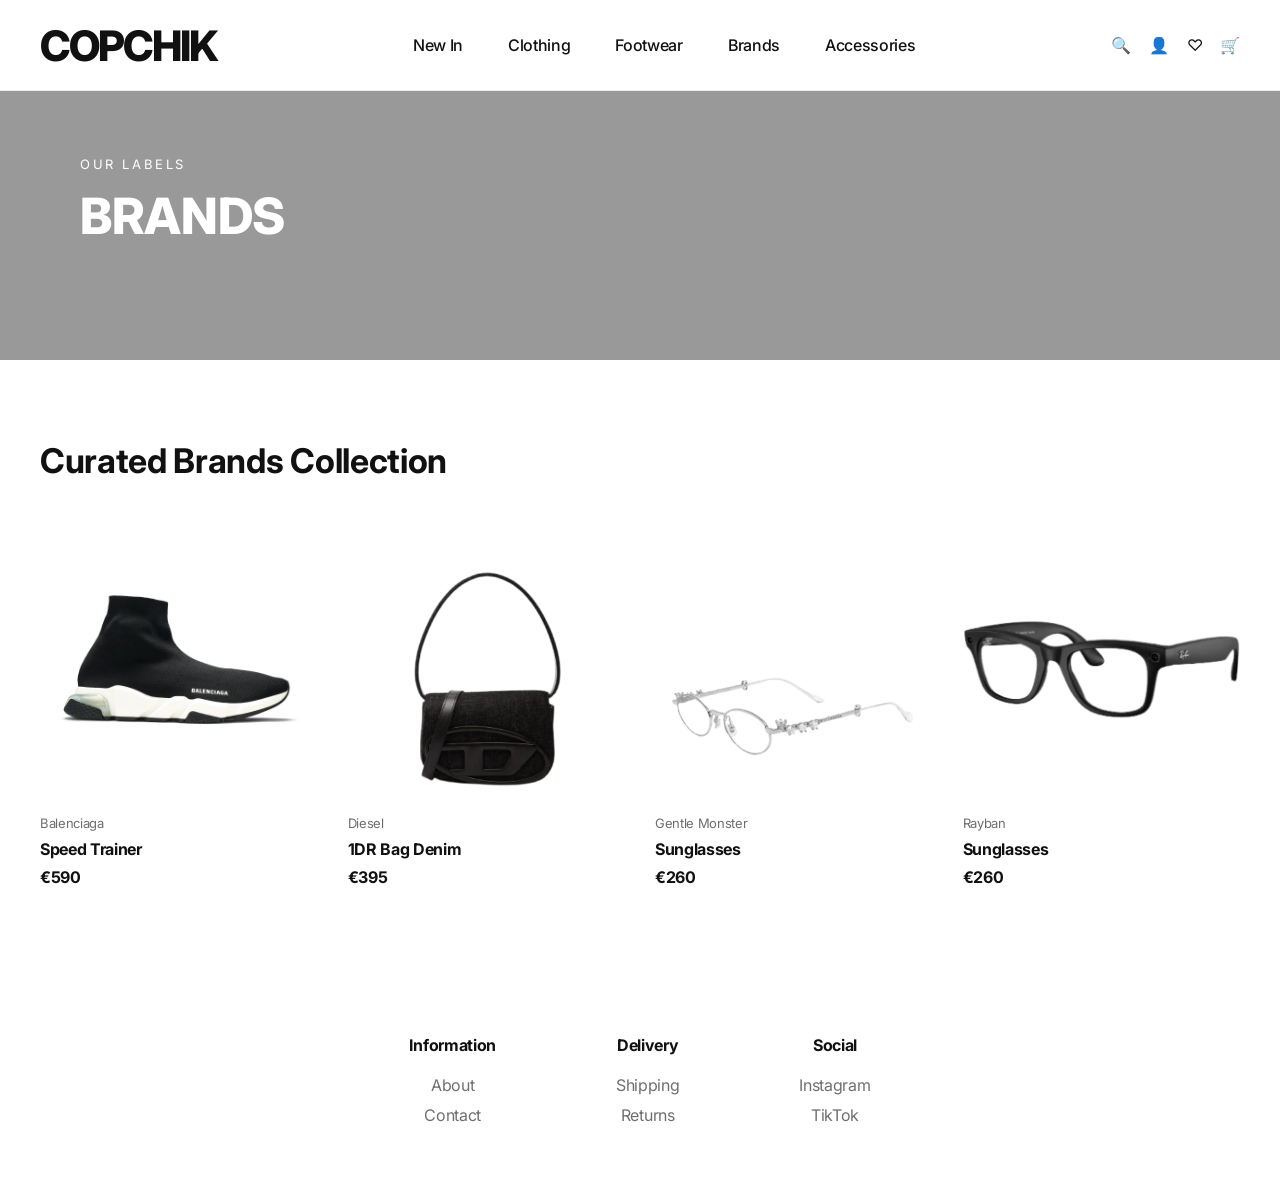
<file: header/brands.html>
<!DOCTYPE html>
<html lang="en">
<head>
    <meta charset="UTF-8">
    <meta name="viewport" content="width=device-width, initial-scale=1.0">
    <title>COPCHIK</title>

    <link rel="stylesheet" href="../style.css">

    <link rel="preconnect" href="https://fonts.googleapis.com">
    <link rel="preconnect" href="https://fonts.gstatic.com" crossorigin>
    <link href="https://fonts.googleapis.com/css2?family=Inter:wght@300;400;500;600;700;800&display=swap" rel="stylesheet">
</head>
<body>

<header class="header">
    <div class="container">
        <a href="../index.html" class="logo">COPCHIK</a>

        <nav class="nav">
            <a href="/header/new-in.html">New In</a>
            <a href="/header/clothing.html">Clothing</a>
            <a href="/header/footwear.html">Footwear</a>
            <a href="/header/brands.html">Brands</a>
            <a href="/header/accessories.html">Accessories</a>
        </nav>

        <div class="icons">
            <div class="icons">
 <div class="search-container">
    <span class="search-icon">🔍</span>

    <div class="search-popup">
        <input type="text" placeholder="Search...">
    </div>
</div>
            <a href="profile.html">👤</a>
            <a href="wishlist.html">♡</a>
            <a href="cart.html">🛒</a>
        </div>
    </div>
</header>
<section class="hero" style="height: 40vh; background: linear-gradient(rgba(0,0,0,0.4), rgba(0,0,0,0.4)), url('https://images.unsplash.com/photo-1540959733332-eab4deceeaf7?auto=format&fit=crop&w=1600&q=80') center/cover;">
  <div class="hero-content" style="padding-bottom: 20px;">
    <span class="subtitle">OUR LABELS</span>
    <h1 style="font-size: 50px;">BRANDS</h1>
  </div>
</section>

<section class="products section">
  <div class="section-header"><h2>Curated Brands Collection</h2></div>
  <div class="product-grid">
    <div class="product-card">
      <img src="/images/speed.webp" alt="Brand Item 1">
      <div class="product-info"><p class="brand">Balenciaga</p><h3>Speed Trainer</h3><span class="price">€590</span></div>
    </div>
    <div class="product-card">
      <img src="/images/bagd.png" alt="Brand Item 2">
      <div class="product-info"><p class="brand">Diesel</p><h3>1DR Bag Denim</h3><span class="price"><h3>€395</h3></span></div>
    </div>
     <div class="product-card">
      <img src="/images/sunglasses.png" alt="Accessory 1">
      <div class="product-info"><p class="brand">Gentle Monster</p><h3>Sunglasses</h3><span class="price">€260</span></div>
    </div>
    <div class="product-card">
      <img src="/images/rayban.png" alt="Accessory 2">
      <div class="product-info"><p class="brand">Rayban</p><h3>Sunglasses</h3><span class="price">€260</span></div>
    </div>
  </div>
</section>
<footer class="footer">
    <div class="footer-grid">

        <div>
            <h4>Information</h4>
            <a href="/footer/about.html">About</a>
            <a href="/footer/contact.html">Contact</a>
        </div>

        <div>
            <h4>Delivery</h4>
            <a href="/footer/shipping.html">Shipping</a>
            <a href="/footer/returns.html">Returns</a>
        </div>

        <div>
            <h4>Social</h4>
            <a href="https://www.instagram.com/ammmaax/">Instagram</a>
            <a href="https://www.tiktok.com/@ammmax1">TikTok</a>
        </div>

    </div>
</footer>
</body>
</html>
</file>
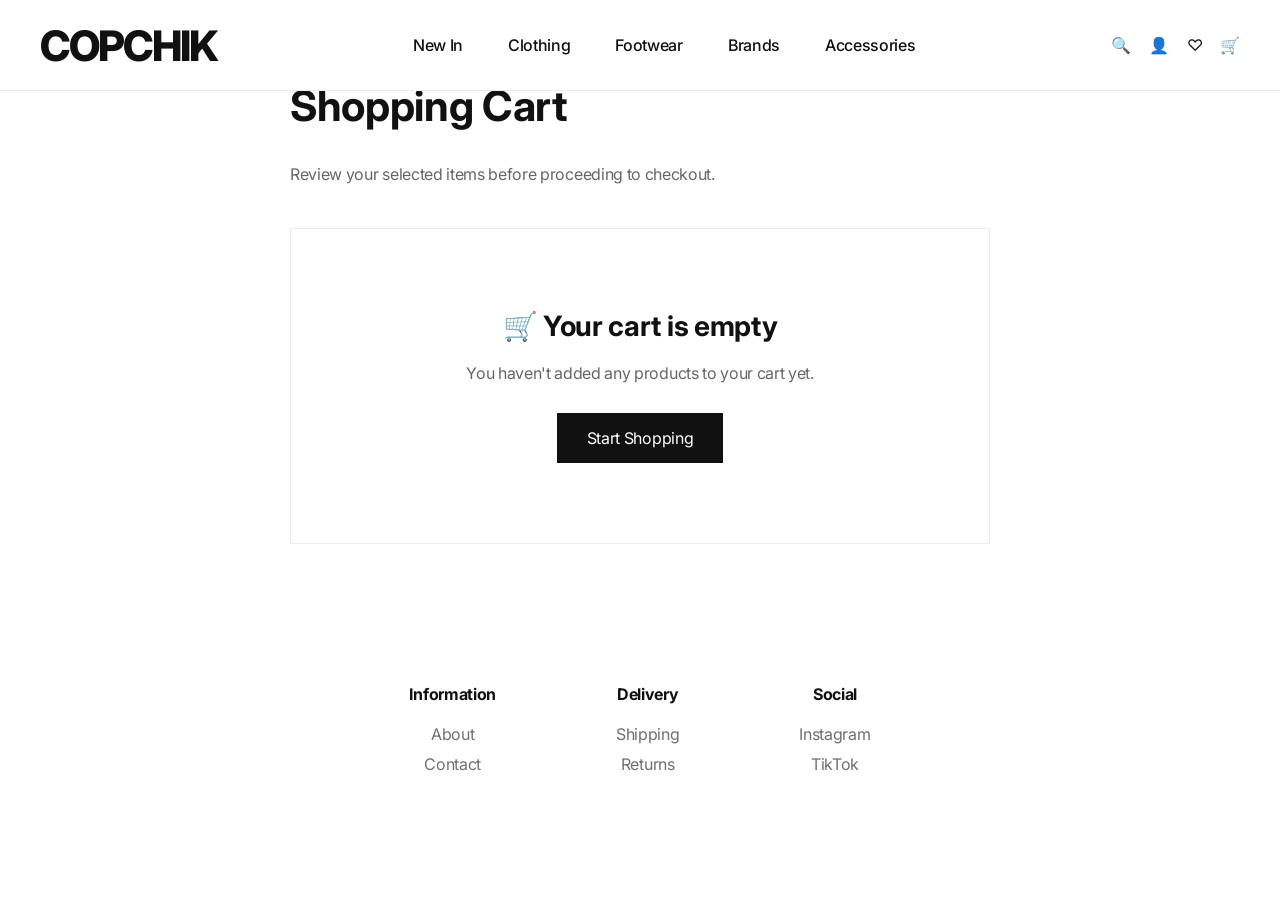
<file: header/cart.html>
<!DOCTYPE html>
<html lang="en">
<head>
    <meta charset="UTF-8">
    <meta name="viewport" content="width=device-width, initial-scale=1.0">
    <title>COPCHIK</title>

    <link rel="stylesheet" href="../style.css">

    <link rel="preconnect" href="https://fonts.googleapis.com">
    <link rel="preconnect" href="https://fonts.gstatic.com" crossorigin>
    <link href="https://fonts.googleapis.com/css2?family=Inter:wght@300;400;500;600;700;800&display=swap" rel="stylesheet">
</head>
<body>

<header class="header">
    <div class="container">
        <a href="../index.html" class="logo">COPCHIK</a>

        <nav class="nav">
            <a href="#">New In</a>
            <a href="#">Clothing</a>
            <a href="#">Footwear</a>
            <a href="#">Brands</a>
            <a href="#">Accessories</a>
        </nav>

        <div class="icons">
            <div class="icons">
 <div class="search-container">
    <span class="search-icon">🔍</span>

    <div class="search-popup">
        <input type="text" placeholder="Search...">
    </div>
</div>
            <a href="profile.html">👤</a>
            <a href="wishlist.html">♡</a>
            <a href="cart.html">🛒</a>
        </div>
    </div>
</header>
<section class="profile-section">

    <div class="profile-card">

        <h1>Shopping Cart</h1>

        <p class="page-text">
            Review your selected items before proceeding to checkout.
        </p>

        <div class="empty-state">
            <h2>🛒 Your cart is empty</h2>

            <p>
                You haven't added any products to your cart yet.
            </p>

            <a href="../index.html" class="page-btn">
                Start Shopping
            </a>
        </div>

    </div>

</section>
<footer class="footer">
    <div class="footer-grid">

        <div>
            <h4>Information</h4>
            <a href="/footer/about.html">About</a>
            <a href="/footer/contact.html">Contact</a>
        </div>

        <div>
            <h4>Delivery</h4>
            <a href="/footer/shipping.html">Shipping</a>
            <a href="/footer/returns.html">Returns</a>
        </div>

        <div>
            <h4>Social</h4>
            <a href="https://www.instagram.com/ammmaax/">Instagram</a>
            <a href="https://www.tiktok.com/@ammmax1">TikTok</a>
        </div>

    </div>
</footer>
</body>
</html>
</file>
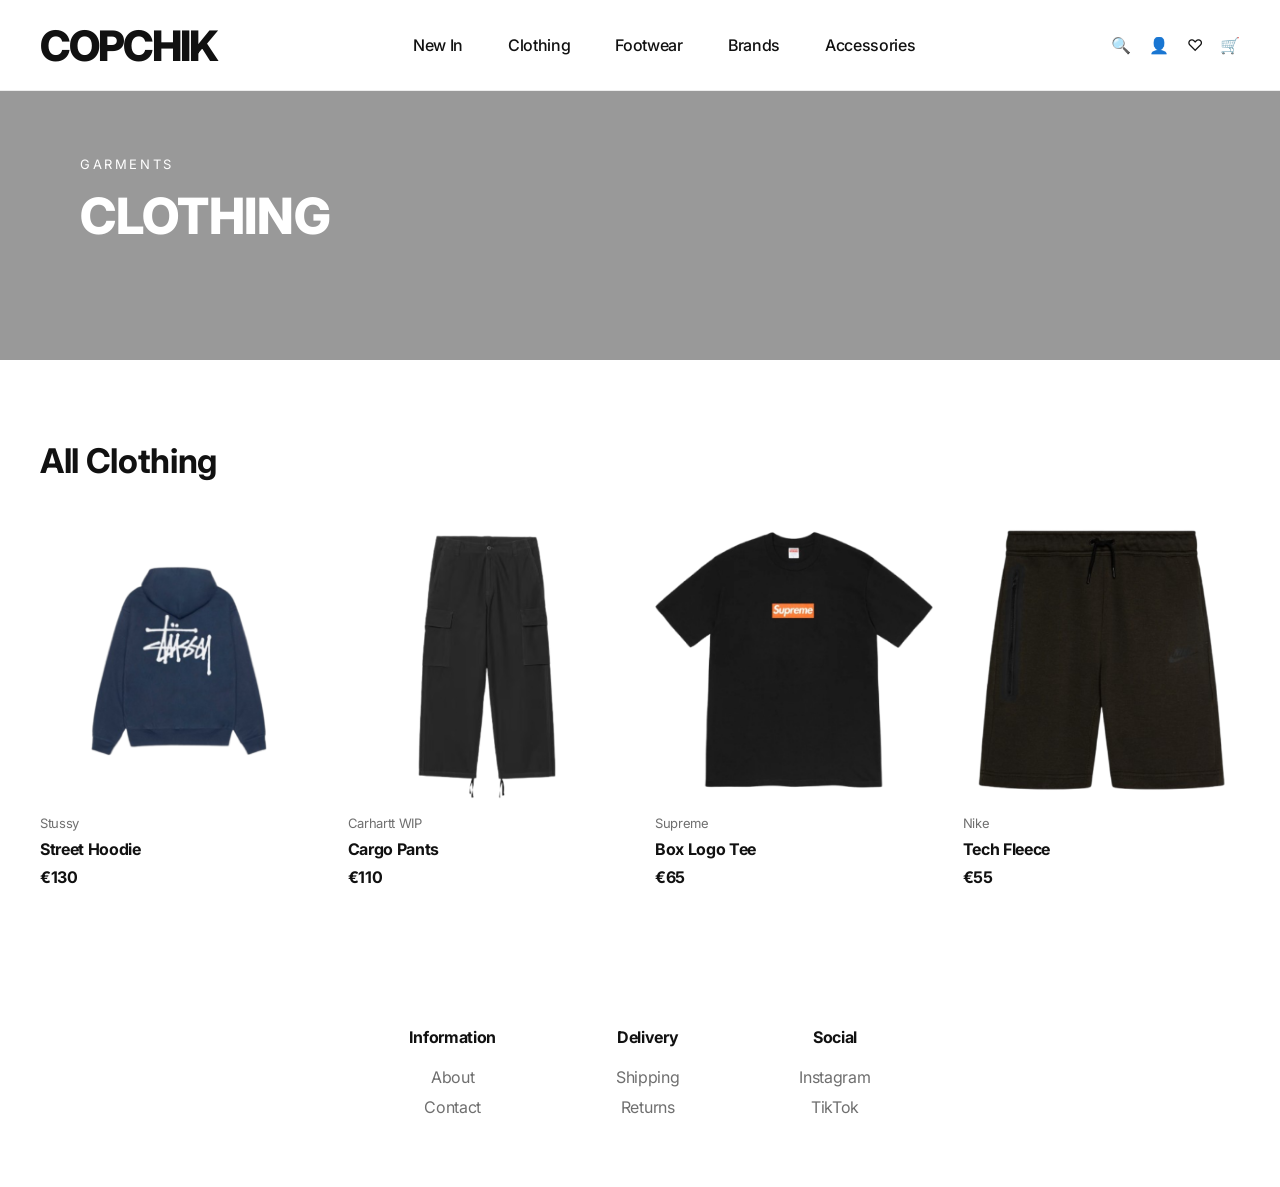
<file: header/clothing.html>
<!DOCTYPE html>
<html lang="en">
<head>
    <meta charset="UTF-8">
    <meta name="viewport" content="width=device-width, initial-scale=1.0">
    <title>COPCHIK</title>

    <link rel="stylesheet" href="../style.css">

    <link rel="preconnect" href="https://fonts.googleapis.com">
    <link rel="preconnect" href="https://fonts.gstatic.com" crossorigin>
    <link href="https://fonts.googleapis.com/css2?family=Inter:wght@300;400;500;600;700;800&display=swap" rel="stylesheet">
</head>
<body>

<header class="header">
    <div class="container">
        <a href="../index.html" class="logo">COPCHIK</a>

        <nav class="nav">
            <a href="/header/new-in.html">New In</a>
            <a href="/header/clothing.html">Clothing</a>
            <a href="/header/footwear.html">Footwear</a>
            <a href="/header/brands.html">Brands</a>
            <a href="/header/accessories.html">Accessories</a>
        </nav>

        <div class="icons">
            <div class="icons">
 <div class="search-container">
    <span class="search-icon">🔍</span>

    <div class="search-popup">
        <input type="text" placeholder="Search...">
    </div>
</div>
            <a href="profile.html">👤</a>
            <a href="wishlist.html">♡</a>
            <a href="cart.html">🛒</a>
        </div>
    </div>
</header>
<section class="hero" style="height: 40vh; background: linear-gradient(rgba(0,0,0,0.4), rgba(0,0,0,0.4)), url('https://images.unsplash.com/photo-1523381210434-271e8be1f52b?auto=format&fit=crop&w=1600&q=80') center/cover;">
  <div class="hero-content" style="padding-bottom: 20px;">
    <span class="subtitle">GARMENTS</span>
    <h1 style="font-size: 50px;">CLOTHING</h1>
  </div>
</section>

<section class="products section">
  <div class="section-header"><h2>All Clothing</h2></div>
  <div class="product-grid">
    <div class="product-card">
      <img src="/images/stussy.png" alt="Clothing 1">
      <div class="product-info"><p class="brand">Stussy</p><h3>Street Hoodie</h3><span class="price">€130</span></div>
    </div>
    <div class="product-card">
      <img src="/images/carhartt.png" alt="Clothing 2">
      <div class="product-info"><p class="brand">Carhartt WIP</p><h3>Cargo Pants</h3><span class="price">€110</span></div>
    </div>
     <div class="product-card">
      <img src="/images/supreme.png" alt="Clothing 3">
      <div class="product-info"><p class="brand">Supreme</p><h3>Box Logo Tee</h3><span class="price">€65</span></div>
    </div>
    <div class="product-card">
      <img src="/images/shorts.png" alt="Clothing 4">
      <div class="product-info"><p class="brand">Nike</p><h3>Tech Fleece</h3><span class="price">€55</span></div>
    </div>
  </div>
</section>
<footer class="footer">
    <div class="footer-grid">

        <div>
            <h4>Information</h4>
            <a href="/footer/about.html">About</a>
            <a href="/footer/contact.html">Contact</a>
        </div>

        <div>
            <h4>Delivery</h4>
            <a href="/footer/shipping.html">Shipping</a>
            <a href="/footer/returns.html">Returns</a>
        </div>

        <div>
            <h4>Social</h4>
            <a href="https://www.instagram.com/ammmaax/">Instagram</a>
            <a href="https://www.tiktok.com/@ammmax1">TikTok</a>
        </div>

    </div>
</footer>
</body>
</html>
</file>
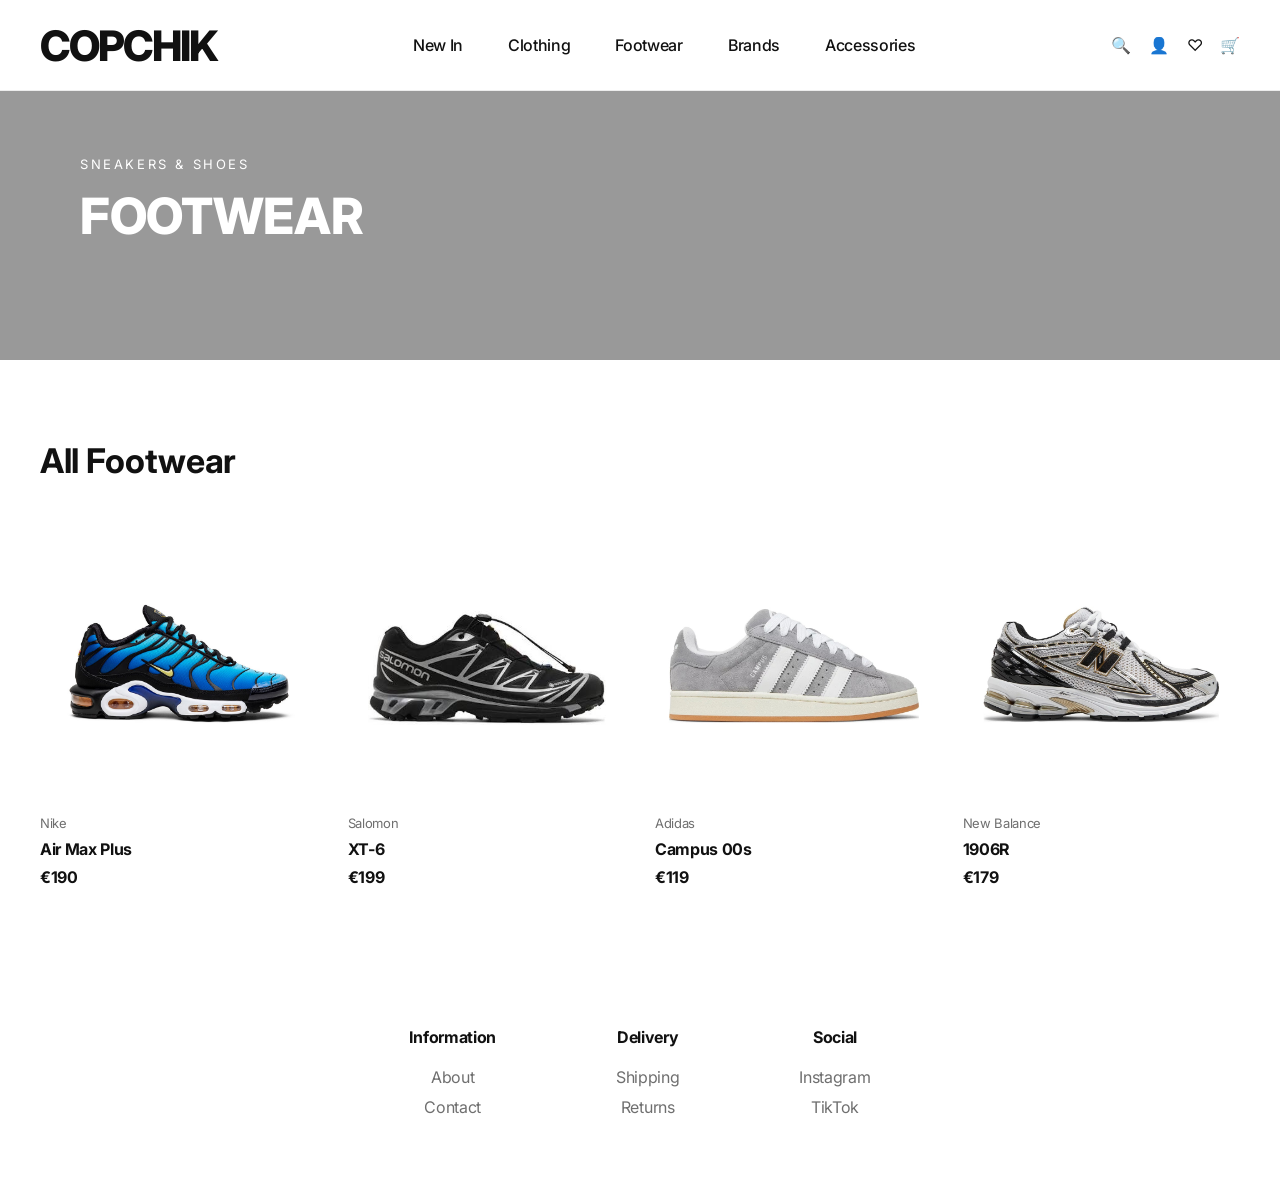
<file: header/footwear.html>
<!DOCTYPE html>
<html lang="en">
<head>
    <meta charset="UTF-8">
    <meta name="viewport" content="width=device-width, initial-scale=1.0">
    <title>COPCHIK</title>

    <link rel="stylesheet" href="../style.css">

    <link rel="preconnect" href="https://fonts.googleapis.com">
    <link rel="preconnect" href="https://fonts.gstatic.com" crossorigin>
    <link href="https://fonts.googleapis.com/css2?family=Inter:wght@300;400;500;600;700;800&display=swap" rel="stylesheet">
</head>
<body>

<header class="header">
    <div class="container">
        <a href="../index.html" class="logo">COPCHIK</a>

        <nav class="nav">
            <a href="/header/new-in.html">New In</a>
            <a href="/header/clothing.html">Clothing</a>
            <a href="/header/footwear.html">Footwear</a>
            <a href="/header/brands.html">Brands</a>
            <a href="/header/accessories.html">Accessories</a>
        </nav>

        <div class="icons">
            <div class="icons">
 <div class="search-container">
    <span class="search-icon">🔍</span>

    <div class="search-popup">
        <input type="text" placeholder="Search...">
    </div>
</div>
            <a href="profile.html">👤</a>
            <a href="wishlist.html">♡</a>
            <a href="cart.html">🛒</a>
        </div>
    </div>
</header><section class="hero" style="height: 40vh; background: linear-gradient(rgba(0,0,0,0.4), rgba(0,0,0,0.4)), url('https://images.unsplash.com/photo-1542291026-7eec264c27ff?auto=format&fit=crop&w=1600&q=80') center/cover;">
  <div class="hero-content" style="padding-bottom: 20px;">
    <span class="subtitle">SNEAKERS & SHOES</span>
    <h1 style="font-size: 50px;">FOOTWEAR</h1>
  </div>
</section>

<section class="products section">
  <div class="section-header"><h2>All Footwear</h2></div>
  <div class="product-grid">
    <div class="product-card">
      <img src="/images/airmax.jpg" alt="Footwear 1">
      <div class="product-info"><p class="brand">Nike</p><h3>Air Max Plus</h3><span class="price">€190</span></div>
    </div>
    <div class="product-card">
      <img src="/images/solomon.jpeg" alt="Footwear 2">
      <div class="product-info"><p class="brand">Salomon</p><h3>XT-6</h3><span class="price">€199</span></div>
    </div>
     <div class="product-card">
      <img src="/images/campus.jpg" alt="Footwear 3">
      <div class="product-info"><p class="brand">Adidas</p><h3>Campus 00s</h3><span class="price">€119</span></div>
    </div>
    <div class="product-card">
      <img src="/images/1906r.jpg" alt="Footwear 4">
      <div class="product-info"><p class="brand">New Balance</p><h3>1906R</h3><span class="price">€179</span></div>
    </div>
  </div>
</section>
<footer class="footer">
    <div class="footer-grid">

        <div>
            <h4>Information</h4>
            <a href="/footer/about.html">About</a>
            <a href="/footer/contact.html">Contact</a>
        </div>

        <div>
            <h4>Delivery</h4>
            <a href="/footer/shipping.html">Shipping</a>
            <a href="/footer/returns.html">Returns</a>
        </div>

        <div>
            <h4>Social</h4>
            <a href="https://www.instagram.com/ammmaax/">Instagram</a>
            <a href="https://www.tiktok.com/@ammmax1">TikTok</a>
        </div>

    </div>
</footer>
</body>
</html>
</file>
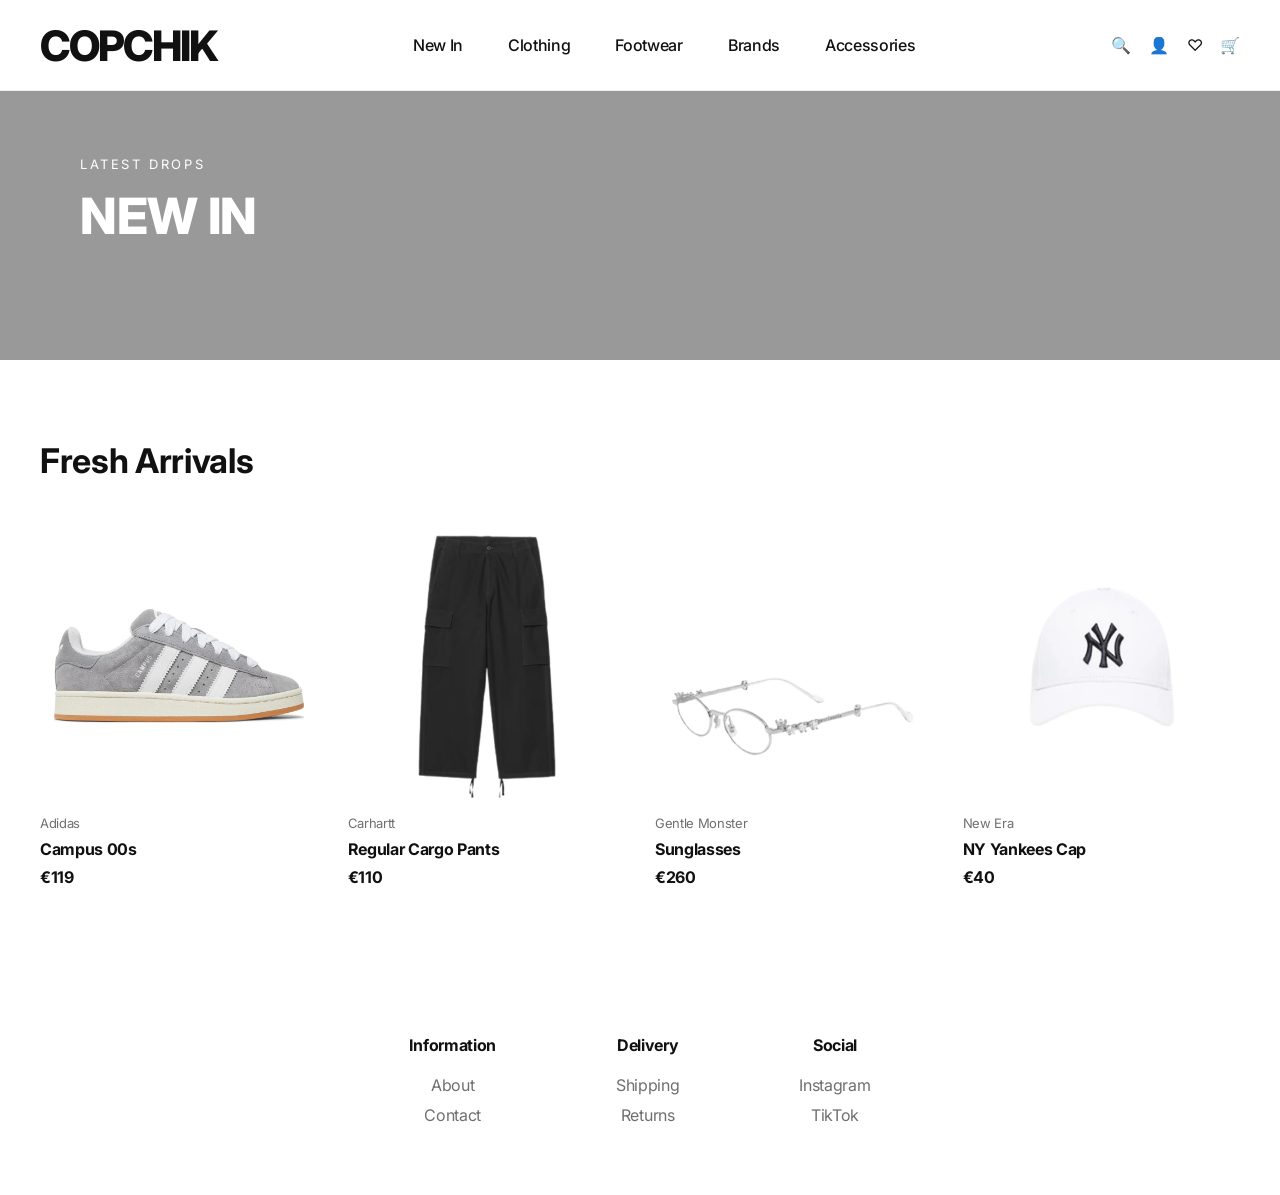
<file: header/new-in.html>
<!DOCTYPE html>
<html lang="en">
<head>
    <meta charset="UTF-8">
    <meta name="viewport" content="width=device-width, initial-scale=1.0">
    <title>COPCHIK</title>

    <link rel="stylesheet" href="../style.css">

    <link rel="preconnect" href="https://fonts.googleapis.com">
    <link rel="preconnect" href="https://fonts.gstatic.com" crossorigin>
    <link href="https://fonts.googleapis.com/css2?family=Inter:wght@300;400;500;600;700;800&display=swap" rel="stylesheet">
</head>
<body>

<header class="header">
    <div class="container">
        <a href="../index.html" class="logo">COPCHIK</a>

        <nav class="nav">
            <a href="/header/new-in.html">New In</a>
            <a href="/header/clothing.html">Clothing</a>
            <a href="/header/footwear.html">Footwear</a>
            <a href="/header/brands.html">Brands</a>
            <a href="/header/accessories.html">Accessories</a>
        </nav>

        <div class="icons">
            <div class="icons">
 <div class="search-container">
    <span class="search-icon">🔍</span>

    <div class="search-popup">
        <input type="text" placeholder="Search...">
    </div>
</div>
            <a href="profile.html">👤</a>
            <a href="wishlist.html">♡</a>
            <a href="cart.html">🛒</a>
        </div>
    </div>
</header>
<section class="hero" style="height: 40vh; background: linear-gradient(rgba(0,0,0,0.4), rgba(0,0,0,0.4)), url('https://images.unsplash.com/photo-1509631179647-0177331693ae?auto=format&fit=crop&w=1600&q=80') center/cover;">
  <div class="hero-content" style="padding-bottom: 20px;">
    <span class="subtitle">LATEST DROPS</span>
    <h1 style="font-size: 50px;">NEW IN</h1>
  </div>
</section>

<section class="products section">
  <div class="section-header"><h2>Fresh Arrivals</h2></div>
  <div class="product-grid">
    <div class="product-card">
      <img src="/images/campus.jpg" alt="New Item 1"> <div class="product-info"><p class="brand">Adidas</p><h3>Campus 00s</h3><span class="price">€119</span></div>
    </div>
    <div class="product-card">
      <img src="/images/carhartt.png" alt="New Item 2">
      <div class="product-info"><p class="brand">Carhartt</p><h3>Regular Cargo Pants</h3><span class="price"><h3>€110</h3></span></div>
    </div>
     <div class="product-card">
      <img src="/images/sunglasses.png" alt="Accessory 1">
      <div class="product-info"><p class="brand">Gentle Monster</p><h3>Sunglasses</h3><span class="price">€260</span></div>
    </div>
    <div class="product-card">
      <img src="/images/newera.png" alt="Accessory 2">
      <div class="product-info"><p class="brand">New Era</p><h3>NY Yankees Cap</h3><span class="price">€40</span></div>
    </div>
  </div>
</section>
<footer class="footer">
    <div class="footer-grid">

        <div>
            <h4>Information</h4>
            <a href="/footer/about.html">About</a>
            <a href="/footer/contact.html">Contact</a>
        </div>

        <div>
            <h4>Delivery</h4>
            <a href="/footer/shipping.html">Shipping</a>
            <a href="/footer/returns.html">Returns</a>
        </div>

        <div>
            <h4>Social</h4>
            <a href="https://www.instagram.com/ammmaax/">Instagram</a>
            <a href="https://www.tiktok.com/@ammmax1">TikTok</a>
        </div>

    </div>
</footer>
</body>
</html>
</file>
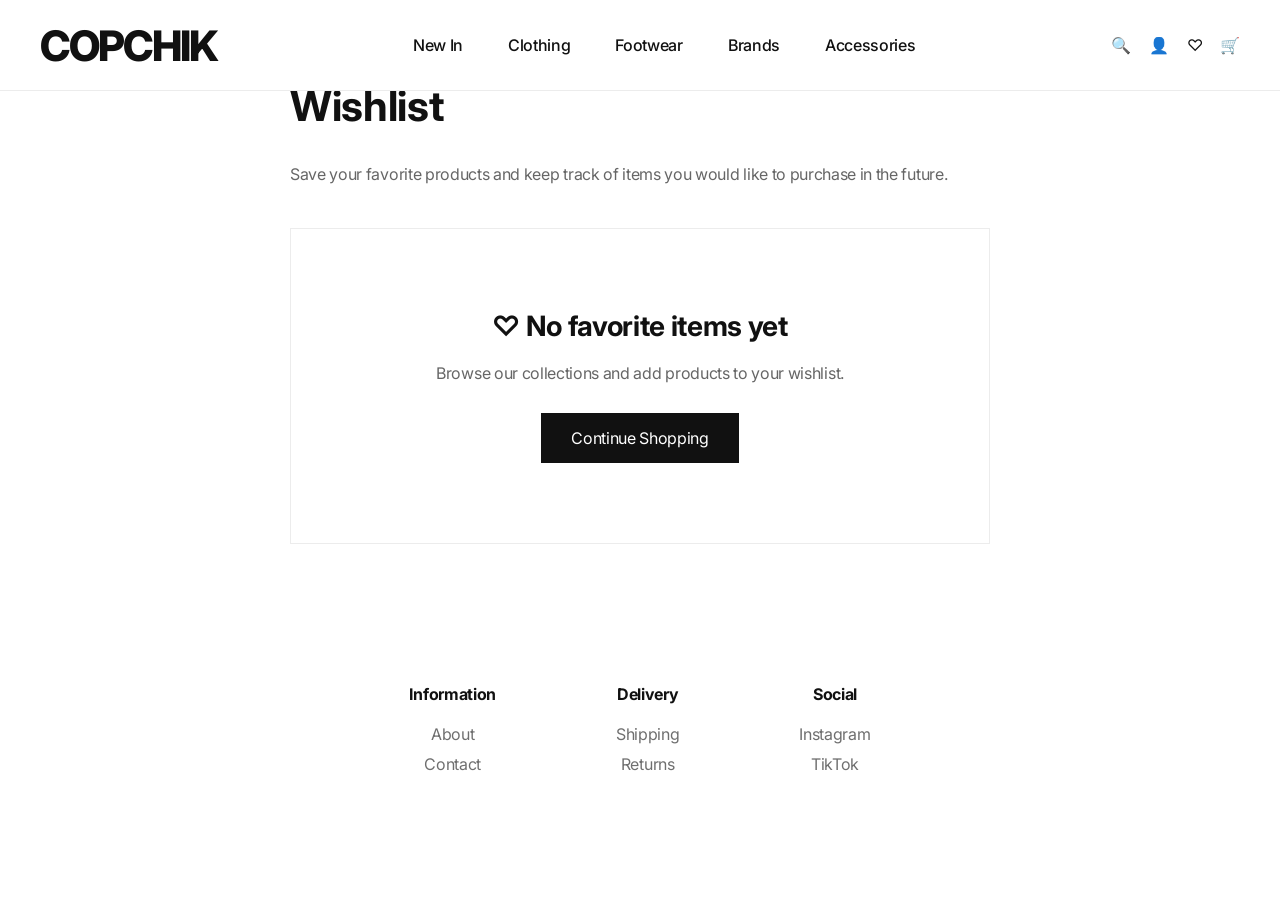
<file: header/wishlist.html>
<!DOCTYPE html>
<html lang="en">
<head>
    <meta charset="UTF-8">
    <meta name="viewport" content="width=device-width, initial-scale=1.0">
    <title>COPCHIK</title>

    <link rel="stylesheet" href="../style.css">

    <link rel="preconnect" href="https://fonts.googleapis.com">
    <link rel="preconnect" href="https://fonts.gstatic.com" crossorigin>
    <link href="https://fonts.googleapis.com/css2?family=Inter:wght@300;400;500;600;700;800&display=swap" rel="stylesheet">
</head>
<body>

<header class="header">
    <div class="container">
        <a href="../index.html" class="logo">COPCHIK</a>

        <nav class="nav">
            <a href="/header/new-in.html">New In</a>
            <a href="/header/clothing.html">Clothing</a>
            <a href="/header/footwear.html">Footwear</a>
            <a href="/header/brands.html">Brands</a>
            <a href="/header/accessories.html">Accessories</a>
        </nav>

        <div class="icons">
            <div class="icons">
 <div class="search-container">
    <span class="search-icon">🔍</span>

    <div class="search-popup">
        <input type="text" placeholder="Search...">
    </div>
</div>
            <a href="profile.html">👤</a>
            <a href="wishlist.html">♡</a>
            <a href="cart.html">🛒</a>
        </div>
    </div>
</header>
<section class="profile-section">

    <div class="profile-card">

        <h1>Wishlist</h1>

        <p class="page-text">
            Save your favorite products and keep track of items you would like to purchase in the future.
        </p>

        <div class="empty-state">
            <h2>♡ No favorite items yet</h2>

            <p>
                Browse our collections and add products to your wishlist.
            </p>

            <a href="../index.html" class="page-btn">
                Continue Shopping
            </a>
        </div>

    </div>

</section>
<footer class="footer">
    <div class="footer-grid">

        <div>
            <h4>Information</h4>
            <a href="/footer/about.html">About</a>
            <a href="/footer/contact.html">Contact</a>
        </div>

        <div>
            <h4>Delivery</h4>
            <a href="/footer/shipping.html">Shipping</a>
            <a href="/footer/returns.html">Returns</a>
        </div>

        <div>
            <h4>Social</h4>
            <a href="https://www.instagram.com/ammmaax/">Instagram</a>
            <a href="https://www.tiktok.com/@ammmax1">TikTok</a>
        </div>

    </div>
</footer>
</body>
</html>
</file>
<file: style.css>
:root {
    --text: #111111;
    --gray: #6f6f6f;
    --light: #f5f5f5;
    --border: #e8e8e8;
    --white: #ffffff;
}

* {
    margin: 0;
    padding: 0;
    box-sizing: border-box;
}

body {
    font-family: "Inter", sans-serif;
    color: var(--text);
    background: var(--white);
    letter-spacing: -0.02em;
}

.container {
    max-width: 1440px;
    margin: auto;
    padding: 0 40px;
}

.section {
    padding: 80px 40px;
}

.section-header {
    margin-bottom: 40px;
}

.section-header h2 {
    font-size: 34px;
    font-weight: 700;
}

/* Header */

.header {
    border-bottom: 1px solid #ececec;
    background: #fff;
    position: fixed;
    top: 0;
    left: 0;
    right: 0;
    z-index: 100;
}

.header .container {
    max-width: 1600px;
    margin: 0 auto;

    height: 90px;

    display: flex;
    align-items: center;
    justify-content: space-between;

    padding: 0 40px;
}

.logo {
    text-decoration: none;
    color: #111;
    font-size: 42px;
    font-weight: 800;
    letter-spacing: -2px;
}

.nav {
    display: flex;
    gap: 45px;
}

.nav a {
    text-decoration: none;
    color: #111;
    font-size: 16px;
    font-weight: 500;
}

.icons {
    display: flex;
    gap: 18px;
}

.icons a {
    text-decoration: none;
    color: #111;
}
.search-container {
    position: relative;
}

.search-icon {
    cursor: pointer;
}

.search-popup {
    position: absolute;
    top: 40px;
    right: 0;

    background: white;
    padding: 15px;
    border: 1px solid #e8e8e8;
    box-shadow: 0 10px 25px rgba(0,0,0,.08);

    opacity: 0;
    visibility: hidden;
    transition: .2s ease;
}

.search-container:hover .search-popup {
    opacity: 1;
    visibility: visible;
}

.search-popup input {
    width: 250px;
    padding: 10px;

    border: none;
    outline: none;
    border-bottom: 1px solid #111;

    font-family: "Inter", sans-serif;
}

/* Hero */

.hero {
    height: 90vh;
    background:
        linear-gradient(
            rgba(0,0,0,0.25),
            rgba(0,0,0,0.25)
        ),
        url("https://images.unsplash.com/photo-1523398002811-999ca8dec234?auto=format&fit=crop&w=1600&q=80");

    background-size: cover;
    background-position: center;

    display: flex;
    align-items: flex-end;

    padding: 80px;
}

.hero-content {
    color: white;
    max-width: 650px;
}

.subtitle {
    font-size: 13px;
    letter-spacing: 0.2em;
}

.hero h1 {
    font-size: clamp(50px, 8vw, 90px);
    font-weight: 800;
    line-height: 0.95;
    margin: 20px 0;
}

.hero p {
    font-size: 18px;
    margin-bottom: 40px;
}

.hero-buttons {
    display: flex;
    gap: 15px;
}

.hero button {
    border: none;
    padding: 15px 28px;
    cursor: pointer;
    font-weight: 600;
    transition: 0.3s;
}

.hero button:hover {
    transform: translateY(-2px);
}

.secondary {
    background: transparent;
    color: white;
    border: 1px solid white;
}

/* Categories */

.category-grid {
    display: grid;
    grid-template-columns: repeat(4, 1fr);
    gap: 20px;
}

.category-card {
    background: var(--light);
    height: 220px;
    display: flex;
    align-items: flex-end;

    padding: 25px;

    transition: 0.3s;
}

.category-card:hover {
    transform: translateY(-5px);
}

.category-card h3 {
    font-size: 24px;
    padding: 20px;
    font-weight: 600;
}


.category-card img {
    width: 100%;
    height: 180px;
    object-fit: cover;
    display: block;
}


/* Products */

.product-grid {
    display: grid;
    grid-template-columns: repeat(4, 1fr);
    gap: 30px;
}

.product-image {
    background: var(--light);
    aspect-ratio: 1;
    transition: 0.3s;
}

.product-card:hover .product-image {
    transform: scale(1.02);
}
.product-card img {
    width: 100%;
    aspect-ratio: 1;
    object-fit: cover;
    display: block;
    transition: .3s;
}

.product-card:hover img {
    transform: scale(1.02);
}

.product-info {
    margin-top: 16px;
}

.brand {
    color: var(--gray);
    font-size: 13px;
}

.product-info h3 {
    margin: 8px 0;
    font-size: 16px;
}

.price {
    font-weight: 700;
}

/* Newsletter */

.newsletter {
    background: var(--light);
    padding: 80px 40px;
    text-align: center;
}

.newsletter h2 {
    font-size: 42px;
}

.newsletter p {
    margin: 20px 0 30px;
}

.newsletter form {
    display: flex;
    justify-content: center;
    gap: 15px;
}

.newsletter input {
    padding: 15px;
    width: 320px;
    border: 1px solid var(--border);
}

.newsletter button {
    padding: 15px 25px;
    border: none;
    background: black;
    color: white;
    cursor: pointer;
}

/* Footer */

.footer {
    padding: 60px 40px;
    text-align: center;
}

.footer-grid {
    display: flex;
    justify-content: center;
    gap: 120px;
    text-align: center;
}

.footer h4 {
    margin-bottom: 20px;
}

.footer a {
    display: block;
    margin-bottom: 10px;
    color: var(--gray);
    text-decoration: none;
}

/* Responsive */

@media (max-width: 992px) {

    .nav {
        display: none;
    }

    .category-grid,
    .product-grid {
        grid-template-columns: repeat(2, 1fr);
    }

    .hero {
        padding: 40px;
    }
}

@media (max-width: 768px) {

    .hero {
        height: 70vh;
    }

    .hero h1 {
        font-size: 48px;
    }

    .category-grid,
    .product-grid {
        grid-template-columns: 1fr;
    }

    .newsletter form {
        flex-direction: column;
        align-items: center;
    }

    .newsletter input {
        width: 100%;
        max-width: 350px;
    }

    .footer-grid {
        flex-direction: column;
        gap: 40px;
    }
}
.contact-content {
    max-width: 900px;
    margin: 0 auto;
}

.contact-content h1 {
    font-size: 48px;
    margin-bottom: 30px;
}

.contact-content h2 {
    font-size: 24px;
    margin-top: 35px;
    margin-bottom: 10px;
}

.contact-content p {
    font-size: 18px;
    line-height: 1.8;
    color: #666;
}
.profile-section {
    padding: 80px 20px;
}

.profile-card {
    max-width: 700px;
    margin: 0 auto;
}

.profile-card h1 {
    margin-bottom: 30px;
    font-size: 42px;
}

.profile-card label {
    display: block;
    margin-top: 20px;
    margin-bottom: 8px;
    font-weight: 600;
}

.profile-card input {
    width: 100%;
    padding: 15px;
    border: 1px solid #ddd;
    font-size: 16px;
    font-family: "Inter", sans-serif;
}

.profile-card input:focus {
    outline: none;
    border-color: #111;
}

.profile-card button {
    margin-top: 30px;
    padding: 15px 30px;
    border: none;
    background: #111;
    color: white;
    font-size: 16px;
    cursor: pointer;
    transition: .3s;
}

.profile-card button:hover {
    opacity: .85;
}
.page-text {
    color: #666;
    line-height: 1.7;
    margin-bottom: 40px;
}

.empty-state {
    text-align: center;
    padding: 80px 20px;
    border: 1px solid #ececec;
}

.empty-state h2 {
    margin-bottom: 20px;
    font-size: 28px;
}

.empty-state p {
    color: #666;
    margin-bottom: 30px;
}

.page-btn {
    display: inline-block;

    padding: 15px 30px;

    background: #111;
    color: white;

    text-decoration: none;

    transition: .3s;
}

.page-btn:hover {
    opacity: .85;
}
</file>
